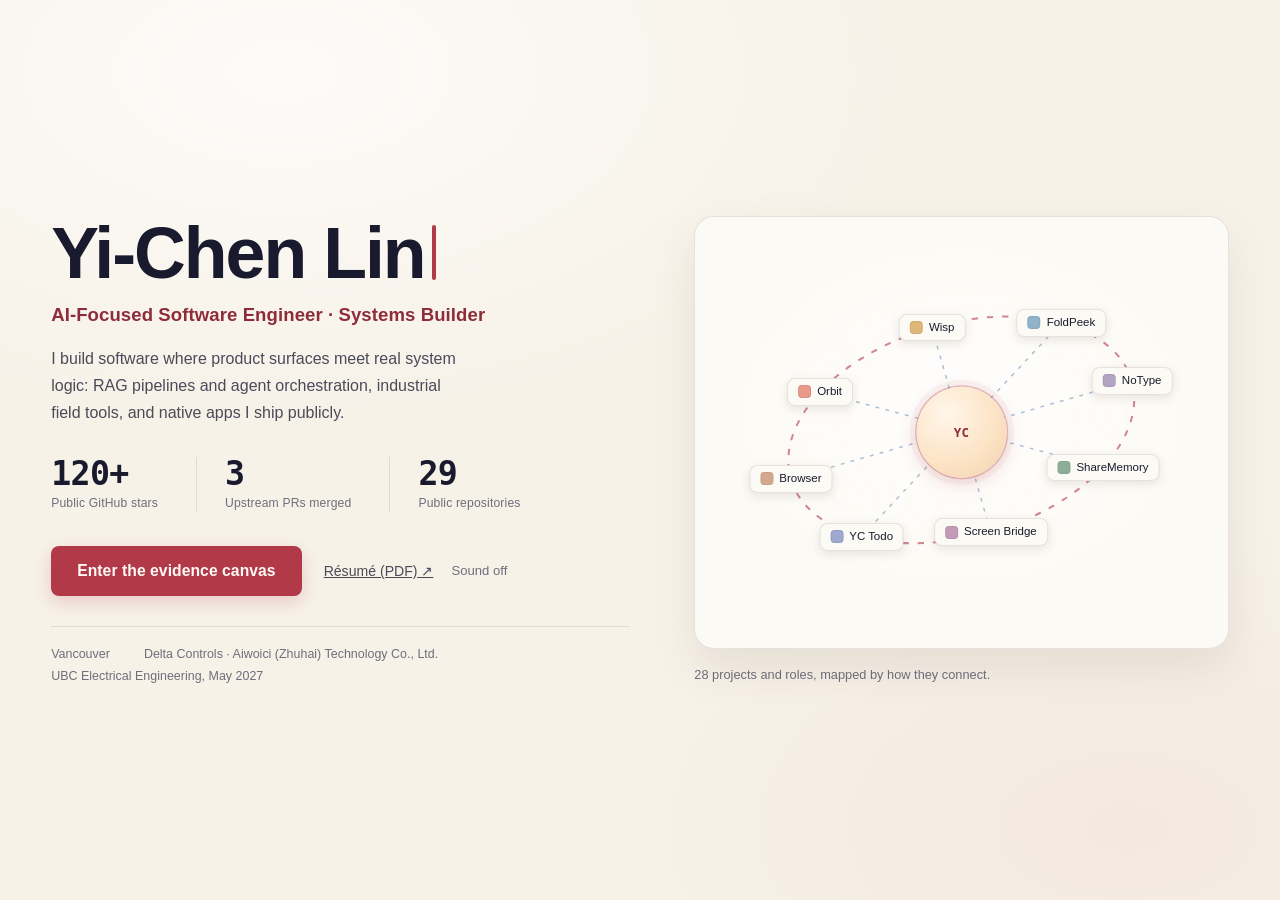
<file: index.html>
<!DOCTYPE html>
<html lang="en">
<head>
    <meta charset="UTF-8">
    <meta name="viewport" content="width=device-width, initial-scale=1.0">
    <meta name="description" content="Yi-Chen Lin is a Vancouver-based AI-focused software engineer building RAG pipelines, LangGraph agent orchestration, FastAPI services, industrial field software, and native macOS apps.">
    <meta name="theme-color" content="#faf8f5" media="(prefers-color-scheme: light)">
    <meta name="theme-color" content="#0d101b" media="(prefers-color-scheme: dark)">
    <meta name="referrer" content="strict-origin-when-cross-origin">
    <meta http-equiv="Content-Security-Policy" content="default-src 'self'; script-src 'self'; style-src 'self' 'unsafe-inline'; img-src 'self' data:; connect-src 'self'; font-src 'self' data:; object-src 'none'; base-uri 'self'; form-action 'self'">
    <meta property="og:type" content="website">
    <meta property="og:title" content="Yi-Chen Lin | AI-Focused Software Engineer">
    <meta property="og:description" content="A proof-first portfolio spanning RAG and agent infrastructure, industrial field software, native macOS apps, and open-source maintenance.">
    <meta property="og:url" content="https://ycl-2004.github.io/Profile/">
    <meta name="twitter:card" content="summary">
    <link rel="canonical" href="https://ycl-2004.github.io/Profile/">
    <link rel="icon" href="./assets/favicon.svg?v=orbit-blue" type="image/svg+xml">
    <title>Yi-Chen Lin | AI-Focused Software Engineer</title>
    <link rel="stylesheet" href="./assets/styles/base.css?v=deep-link">
    <link rel="stylesheet" href="./assets/styles/terminal.css?v=deep-link">
    <link rel="stylesheet" href="./assets/styles/layout.css?v=deep-link">
    <link rel="stylesheet" href="./assets/styles/cards.css?v=deep-link">
    <link rel="stylesheet" href="./assets/styles/connections.css?v=deep-link">
    <link rel="stylesheet" href="./assets/styles/modal.css?v=deep-link">
    <link rel="stylesheet" href="./assets/styles/system-breakdown.css?v=deep-link">
    <link rel="stylesheet" href="./assets/styles/controls.css?v=deep-link">
    <link rel="stylesheet" href="./assets/styles/views.css?v=deep-link">
    <link rel="stylesheet" href="./assets/styles/animations.css?v=deep-link">
    <link rel="stylesheet" href="./assets/styles/enhancements.css?v=deep-link">
</head>
<body data-theme="light" data-theme-preference="light">
    <div id="app-root"></div>
    <noscript>
        <main class="noscript-profile">
            <p>Yi-Chen Lin · AI-Focused Software Engineer · Vancouver</p>
            <h1>This portfolio works best with JavaScript, but the evidence is still reachable.</h1>
            <p>RAG pipelines, LangGraph agent orchestration, FastAPI services, industrial field software, native macOS apps, and open-source maintenance.</p>
            <p><a href="https://github.com/ycl-2004">GitHub</a> · <a href="https://www.linkedin.com/in/yichenlin-lyc/">LinkedIn</a> · <a href="mailto:yichen.lin.2004@gmail.com">Email</a></p>
        </main>
    </noscript>

    <script src="./assets/scripts/core/namespace.js?v=deep-link"></script>
    <script src="./assets/scripts/data/connections.js?v=deep-link"></script>
    <script src="./assets/scripts/data/modal-data.js?v=deep-link"></script>
    <script src="./assets/scripts/data/system-breakdowns.js?v=deep-link"></script>
    <script src="./assets/scripts/data/portfolio-items.js?v=deep-link"></script>
    <script src="./assets/scripts/templates/terminal.js?v=deep-link"></script>
    <script src="./assets/scripts/templates/top-bar.js?v=deep-link"></script>
    <script src="./assets/scripts/templates/sidebar.js?v=deep-link"></script>
    <script src="./assets/scripts/templates/connections-svg.js?v=deep-link"></script>
    <script src="./assets/scripts/templates/cards.js?v=deep-link"></script>
    <script src="./assets/scripts/templates/canvas-ui.js?v=deep-link"></script>
    <script src="./assets/scripts/templates/modal.js?v=deep-link"></script>
    <script src="./assets/scripts/core/render.js?v=deep-link"></script>
    <script src="./assets/scripts/core/state.js?v=deep-link"></script>
    <script src="./assets/scripts/core/dom.js?v=deep-link"></script>
    <script src="./assets/scripts/features/connections.js"></script>
    <script src="./assets/scripts/features/minimap.js"></script>
    <script src="./assets/scripts/features/terminal-entry.js?v=deep-link"></script>
    <script src="./assets/scripts/features/pan-zoom.js"></script>
    <script src="./assets/scripts/features/card-dragging.js"></script>
    <script src="./assets/scripts/features/layers.js"></script>
    <script src="./assets/scripts/features/system-breakdown.js?v=deep-link"></script>
    <script src="./assets/scripts/features/modal.js?v=deep-link"></script>
    <script src="./assets/scripts/features/deep-link.js?v=deep-link"></script>
    <script src="./assets/scripts/features/theme.js?v=deep-link"></script>
    <script src="./assets/scripts/features/preferences.js?v=deep-link"></script>
    <script src="./assets/scripts/features/layout.js?v=deep-link"></script>
    <script src="./assets/scripts/features/views.js?v=deep-link"></script>
    <script src="./assets/scripts/features/top-actions.js?v=deep-link"></script>
    <script src="./assets/scripts/features/profile-actions.js?v=deep-link"></script>
    <script src="./assets/scripts/features/init.js?v=deep-link"></script>
    <script src="./assets/vendor/gsap/gsap.min.js"></script>
    <script src="./assets/scripts/features/animations.js?v=deep-link"></script>
    <script src="./assets/scripts/features/canvas-tools.js?v=deep-link"></script>
    <script src="./assets/scripts/main.js?v=deep-link"></script>
</body>
</html>
</file>
<file: assets/styles/base.css>
:root {
    --bg: #faf8f5;
    --card-bg: rgba(255, 255, 255, 0.95);
    --card-border: rgba(42, 45, 68, 0.08);
    --text: #252837;
    /* Three distinct tiers, all clearing 4.5:1 on --bg. #969cad read at 2.5:1. */
    --text-secondary: #4e5468;
    --text-muted: #6a7183;
    --pink-light: #ffe4ec;
    --pink: #ff8fab;
    --pink-dark: #e85d8a;
    --cream: #fff5e6;
    --cream-dark: #ffd6a5;
    --lavender: #e8e0f0;
    --lavender-dark: #b8a9c9;
    --mint: #d4f5e0;
    --mint-dark: #7dd3a8;
    --sky: #d6eaf8;
    --sky-dark: #85c1e9;
    --peach: #fdebd0;
    --peach-dark: #f0b27a;
    --rose: #fadbd8;
    --rose-dark: #e74c3c;
    --orbit-ice: #bdf1ff;
    --orbit-blue: #8fb6ff;
    --orbit-ink: #172033;
    --connection-path: rgba(88, 102, 132, 0.34);
    --connection-primary: rgba(224, 91, 136, 0.62);
    --connection-secondary: rgba(92, 132, 184, 0.5);
    --connection-project: rgba(58, 155, 107, 0.5);
    --connection-outreach: rgba(190, 132, 74, 0.48);
    --connection-muted: 0.045;
    --shadow: 0 2px 16px rgba(0,0,0,0.05);
    --shadow-hover: 0 8px 32px rgba(0,0,0,0.1);
    --shadow-card: 0 4px 20px rgba(255, 143, 171, 0.08);
    --sidebar-w: 264px;

    /* --- Control system: one surface/hairline/elevation vocabulary for all chrome --- */
    --surface: rgba(255, 255, 255, 0.94);
    --surface-solid: #ffffff;
    --surface-sunken: rgba(37, 40, 55, 0.05);
    --surface-hover: rgba(37, 40, 55, 0.055);
    --surface-thumb: #ffffff;
    --hairline: rgba(37, 40, 55, 0.09);
    --hairline-soft: rgba(37, 40, 55, 0.06);
    --accent: #e85d8a;
    /* Accent text sitting on an accent tint needs more weight to clear 4.5:1. */
    --accent-strong: #c53b6d;
    --accent-soft: rgba(232, 93, 138, 0.1);
    --ring: rgba(232, 93, 138, 0.45);
    --elev-1: 0 1px 2px rgba(24, 28, 48, 0.05), 0 2px 8px rgba(24, 28, 48, 0.05);
    --elev-2: 0 6px 20px rgba(24, 28, 48, 0.09);
    --elev-3: 0 20px 52px rgba(24, 28, 48, 0.16);
    --r-xs: 6px;
    --r-sm: 8px;
    --r-md: 10px;
    --r-lg: 14px;
    --r-xl: 18px;
    --control-h: 34px;
    --control-h-sm: 28px;
}

* { margin: 0; padding: 0; box-sizing: border-box; }

body {
    font-family: -apple-system, BlinkMacSystemFont, 'Segoe UI', 'Noto Sans SC', sans-serif;
    background: var(--bg);
    overflow: hidden;
    width: 100vw;
    height: 100vh;
    user-select: none;
    transition: background-color 0.25s ease, color 0.25s ease;
    -webkit-font-smoothing: antialiased;
    text-rendering: optimizeLegibility;
}

::-webkit-scrollbar { width: 6px; }
::-webkit-scrollbar-track { background: transparent; }
::-webkit-scrollbar-thumb { background: rgba(0,0,0,0.1); border-radius: 3px; }
::-webkit-scrollbar-thumb:hover { background: rgba(0,0,0,0.2); }

body[data-theme='dark'] {
    --bg: #0d101b;
    --card-bg: rgba(24, 28, 43, 0.95);
    --card-border: rgba(234, 240, 255, 0.1);
    --text: #f3f5ff;
    --text-secondary: #c8cee2;
    --text-muted: #8f98ad;
    --pink-light: #432836;
    --pink: #ff9cbc;
    --pink-dark: #ff96be;
    --cream: #392c20;
    --cream-dark: #f0bd7f;
    --lavender: #2f2940;
    --lavender-dark: #c8bcf1;
    --mint: #1d332b;
    --mint-dark: #91dfb8;
    --sky: #1a2937;
    --sky-dark: #99ccf3;
    --peach: #35291d;
    --peach-dark: #f5bf8e;
    --rose: #3a2426;
    --rose-dark: #ff9b8f;
    --connection-path: rgba(154, 169, 205, 0.32);
    --connection-primary: rgba(255, 157, 194, 0.68);
    --connection-secondary: rgba(142, 185, 234, 0.5);
    --connection-project: rgba(132, 223, 184, 0.52);
    --connection-outreach: rgba(240, 190, 127, 0.48);
    --connection-muted: 0.055;
    --shadow: 0 12px 34px rgba(0, 0, 0, 0.26);
    --shadow-hover: 0 22px 48px rgba(0, 0, 0, 0.34);
    --shadow-card: 0 18px 40px rgba(0, 0, 0, 0.26);

    --surface: rgba(22, 27, 45, 0.92);
    --surface-solid: #161b2d;
    --surface-sunken: rgba(3, 6, 16, 0.34);
    --surface-hover: rgba(235, 240, 255, 0.06);
    --surface-thumb: rgba(235, 240, 255, 0.11);
    --hairline: rgba(235, 240, 255, 0.1);
    --hairline-soft: rgba(235, 240, 255, 0.06);
    --accent: #ff9cbc;
    --accent-strong: #ffa9c6;
    --accent-soft: rgba(255, 156, 188, 0.14);
    --ring: rgba(255, 156, 188, 0.5);
    --elev-1: 0 1px 2px rgba(0, 0, 0, 0.3), 0 2px 10px rgba(0, 0, 0, 0.22);
    --elev-2: 0 10px 26px rgba(0, 0, 0, 0.3);
    --elev-3: 0 26px 62px rgba(0, 0, 0, 0.44);
}

body[data-theme='dark'] #canvas-app {
    background:
        radial-gradient(circle at 22% 0%, rgba(255, 146, 188, 0.1), transparent 24%),
        radial-gradient(circle at 82% 20%, rgba(115, 178, 234, 0.07), transparent 28%),
        linear-gradient(180deg, #131827 0%, #0d101b 100%);
}

body[data-theme='dark'] #canvas-app::before {
    background-image: radial-gradient(rgba(148, 162, 198, 0.18) 1px, transparent 1px);
    opacity: 0.5;
}

body[data-theme='dark'] .top-bar,
body[data-theme='dark'] .sidebar,
body[data-theme='dark'] .minimap,
body[data-theme='dark'] .btn,
body[data-theme='dark'] .sidebar-toggle,
body[data-theme='dark'] .sidebar-close {
    background: rgba(18, 22, 40, 0.88);
    border-color: var(--hairline);
    box-shadow: var(--elev-2);
}

body[data-theme='dark'] .top-bar {
    background: rgba(15, 18, 34, 0.84);
}

body[data-theme='dark'] .sidebar {
    background: rgba(14, 18, 33, 0.82);
}

body[data-theme='dark'] .top-action-panel {
    background: linear-gradient(180deg, rgba(24, 30, 51, 0.99), rgba(15, 19, 34, 0.97));
    box-shadow: var(--elev-3), inset 0 1px rgba(255, 255, 255, 0.04);
}

body[data-theme='dark'] .btn-primary {
    background: linear-gradient(135deg, #ff8fab, #e85d8a);
    border: none;
    color: white;
    box-shadow: 0 14px 30px rgba(232, 93, 138, 0.24);
}

body[data-theme='dark'] .btn-avatar {
    background: linear-gradient(135deg, var(--orbit-ice), var(--orbit-blue));
    border-color: rgba(189, 241, 255, 0.18);
    color: var(--orbit-ink);
}

body[data-theme='dark'] .minimap {
    background: linear-gradient(180deg, rgba(24, 30, 51, 0.96), rgba(18, 23, 40, 0.92));
    box-shadow: inset 0 0 0 1px rgba(255, 255, 255, 0.05), 0 18px 34px rgba(0, 0, 0, 0.28);
}

body[data-theme='dark'] .layer-item:hover {
    background: rgba(255, 255, 255, 0.05);
}

body[data-theme='dark'] .layer-tone-blush { --tone-fill: rgba(255, 156, 188, 0.16); --tone-ink: #ffb3cc; }
body[data-theme='dark'] .layer-tone-amber { --tone-fill: rgba(240, 189, 127, 0.16); --tone-ink: #f0bd7f; }
body[data-theme='dark'] .layer-tone-lilac { --tone-fill: rgba(200, 188, 241, 0.16); --tone-ink: #c8bcf1; }
body[data-theme='dark'] .layer-tone-mint  { --tone-fill: rgba(145, 223, 184, 0.16); --tone-ink: #91dfb8; }
body[data-theme='dark'] .layer-tone-sky   { --tone-fill: rgba(153, 204, 243, 0.16); --tone-ink: #99ccf3; }

body[data-theme='dark'] .layer-item.active {
    background: linear-gradient(135deg, rgba(255, 143, 171, 0.18), rgba(184, 169, 201, 0.12));
    color: var(--text);
}

body[data-theme='dark'] .stat-block,
body[data-theme='dark'] .modal-link-list p {
    background: linear-gradient(180deg, rgba(255, 255, 255, 0.05), rgba(255, 255, 255, 0.03));
    border-color: rgba(255, 255, 255, 0.08);
}

body[data-theme='dark'] .quick-link-row {
    border-bottom-color: rgba(255, 255, 255, 0.08);
}

body[data-theme='dark'] .card-soft-quote {
    background: linear-gradient(135deg, rgba(58, 34, 52, 0.95), rgba(44, 35, 28, 0.92));
}

body[data-theme='dark'] .card-terminal-note,
body[data-theme='dark'] .sidebar-console-card {
    border-color: rgba(255, 255, 255, 0.08);
    box-shadow: 0 22px 44px rgba(0, 0, 0, 0.34);
}

body[data-theme='dark'] .section-tone-sky {
    background: linear-gradient(135deg, rgba(29, 48, 67, 0.92), rgba(22, 37, 52, 0.96));
}

body[data-theme='dark'] .section-tone-lilac {
    background: linear-gradient(135deg, rgba(44, 35, 61, 0.92), rgba(33, 28, 50, 0.96));
}

body[data-theme='dark'] .section-tone-peach {
    background: linear-gradient(135deg, rgba(58, 41, 28, 0.92), rgba(46, 34, 25, 0.96));
}

body[data-theme='dark'] .section-tone-blush {
    background: linear-gradient(135deg, rgba(64, 34, 48, 0.92), rgba(49, 29, 42, 0.96));
}

body[data-theme='dark'] .section-tone-blue {
    background: linear-gradient(135deg, rgba(28, 44, 68, 0.92), rgba(21, 35, 55, 0.96));
}

body[data-theme='dark'] .modal-overlay {
    background: rgba(3, 6, 16, 0.72);
}

body[data-theme='dark'] .modal {
    background: linear-gradient(180deg, rgba(18, 22, 40, 0.98), rgba(14, 18, 32, 0.96));
    border-color: rgba(255, 255, 255, 0.08);
    box-shadow: 0 28px 64px rgba(0, 0, 0, 0.42);
}

body[data-theme='dark'] .modal-header {
    border-bottom-color: rgba(255, 255, 255, 0.06);
    background: linear-gradient(135deg, rgba(18, 22, 40, 0.98), rgba(44, 33, 48, 0.82) 42%, rgba(33, 30, 52, 0.82));
}

body[data-theme='dark'] .modal[data-modal-variant='logic'] .modal-header {
    background:
        linear-gradient(135deg, rgba(255, 143, 171, 0.18), rgba(40, 58, 78, 0.72) 48%, rgba(29, 58, 46, 0.56)),
        rgba(18, 22, 40, 0.98);
}

body[data-theme='dark'] .modal-header::after {
    background: linear-gradient(90deg, rgba(255, 143, 171, 0.18), rgba(133, 193, 233, 0.18), rgba(184, 169, 201, 0.14));
}

body[data-theme='dark'] .modal-body {
    background: linear-gradient(180deg, rgba(18, 22, 40, 0.96), rgba(14, 18, 32, 0.92));
}

body[data-theme='dark'] .modal-section {
    background: linear-gradient(135deg, rgba(27, 32, 52, 0.97), var(--section-bg));
    border-color: var(--section-border);
    box-shadow: 0 16px 32px rgba(0, 0, 0, 0.22);
}

body[data-theme='dark'] .modal-section[data-tone='sky'] {
    --section-bg: rgba(29, 48, 67, 0.56);
    --section-border: rgba(133, 193, 233, 0.2);
    --section-accent: #8bbde0;
}

body[data-theme='dark'] .modal-section[data-tone='mint'] {
    --section-bg: rgba(29, 58, 46, 0.56);
    --section-border: rgba(125, 211, 168, 0.2);
    --section-accent: #86d6ad;
}

body[data-theme='dark'] .modal-section[data-tone='amber'] {
    --section-bg: rgba(62, 45, 27, 0.56);
    --section-border: rgba(240, 178, 122, 0.2);
    --section-accent: #f0bd7f;
}

body[data-theme='dark'] .modal-section[data-tone='blush'] {
    --section-bg: rgba(63, 34, 47, 0.58);
    --section-border: rgba(255, 143, 171, 0.22);
    --section-accent: #ff9cbc;
}

body[data-theme='dark'] .modal-section[data-tone='lilac'] {
    --section-bg: rgba(43, 35, 61, 0.6);
    --section-border: rgba(184, 169, 201, 0.22);
    --section-accent: #c8bcf1;
}

body[data-theme='dark'] .modal-section-title {
    border-color: rgba(255, 255, 255, 0.1);
    background: rgba(255, 255, 255, 0.055);
    box-shadow: none;
}

body[data-theme='dark'] .logic-snapshot,
body[data-theme='dark'] .logic-rule-grid div {
    background: rgba(255, 255, 255, 0.055);
    border-color: rgba(255, 255, 255, 0.08);
}

body[data-theme='dark'] .modal-section p strong,
body[data-theme='dark'] .modal-section li strong {
    box-shadow: inset 0 -0.45em 0 rgba(255, 143, 171, 0.16);
}

body[data-theme='dark'] .modal-link-list p,
body[data-theme='dark'] .modal-tags {
    background: linear-gradient(180deg, rgba(255, 255, 255, 0.045), rgba(255, 255, 255, 0.02));
    border-color: rgba(255, 255, 255, 0.08);
}

body[data-theme='dark'] .modal-stack-pill,
body[data-theme='dark'] .modal-tag,
body[data-theme='dark'] .project-tag {
    background:
        linear-gradient(180deg, rgba(255, 255, 255, 0.07), rgba(255, 255, 255, 0.02)),
        var(--tone-bg);
    box-shadow: none;
}

body[data-theme='dark'] .tag-tone-sky {
    --tone-bg: rgba(93, 178, 235, 0.16);
    --tone-border: rgba(115, 195, 248, 0.3);
    --tone-text: #aad8ff;
}

body[data-theme='dark'] .tag-tone-mint {
    --tone-bg: rgba(83, 198, 141, 0.16);
    --tone-border: rgba(125, 225, 178, 0.3);
    --tone-text: #9ee5bd;
}

body[data-theme='dark'] .tag-tone-amber {
    --tone-bg: rgba(231, 169, 92, 0.15);
    --tone-border: rgba(246, 196, 128, 0.3);
    --tone-text: #f4c887;
}

body[data-theme='dark'] .tag-tone-blush {
    --tone-bg: rgba(255, 143, 171, 0.14);
    --tone-border: rgba(255, 164, 198, 0.32);
    --tone-text: #ffb3cc;
}

body[data-theme='dark'] .tag-tone-lilac {
    --tone-bg: rgba(185, 160, 235, 0.15);
    --tone-border: rgba(205, 186, 255, 0.3);
    --tone-text: #d5c8ff;
}



body[data-theme='dark'] .timeline-dot {
    border-color: #181c2d;
}
</file>
<file: assets/styles/terminal.css>
/* =========================================================================
   Entry page  ·  Orbit paper
   -------------------------------------------------------------------------
   The entry used to be a dark terminal window with gradient type, sitting in
   front of a warm-white canvas. Two problems: the palette belonged to nobody,
   and stepping into the canvas felt like landing on a different site.

   This surface now speaks YC brand (wine #B23A48, denim #3B6EA5, ink #1A1A2E)
   through Orbit's material (ivory #F7F2E8 paper, dusk #2B1C1A at night). The
   ground is the same family as the canvas behind it, so entering reads as
   walking further into one room rather than switching buildings.

   Two radii on this page, no third: 8px for controls, 20px for panels.
   One accent, wine, on every action. Denim carries system meaning only, and
   the orbit node palette is borrowed straight from the canvas tones it is
   previewing.
   ========================================================================= */

#terminal-entry {
    /* Surfaces: Orbit ivory ground, a slightly brighter face for the panel. */
    --e-paper: #F7F2E8;
    --e-surface: #FCFAF4;

    /* Ink: YC neutrals, warm-tinted. */
    --e-ink: #1A1A2E;
    --e-ink-muted: #4A4A5A;
    --e-ink-faint: #6E6E7C;

    /* The one accent. Every action on this page is wine. */
    --e-wine: #B23A48;
    --e-wine-deep: #8E2C3A;
    --e-wine-fill: #B23A48;
    --e-wine-hover: #8E2C3A;
    --e-wine-wash: rgba(178, 58, 72, 0.09);
    --e-on-wine: #FFF9F6;

    /* System colour. Structure and connection only, never an action. */
    --e-denim: #3B6EA5;

    --e-line: rgba(26, 26, 46, 0.10);
    --e-shadow-panel: 0 18px 44px rgba(93, 62, 52, 0.10);
    --e-shadow-lift: 0 10px 24px rgba(142, 44, 58, 0.20);

    /* Orbit's icon palette, reused for the canvas nodes. */
    --e-node-1: #E89987;
    --e-node-2: #DFB877;
    --e-node-3: #8FB4C9;
    --e-node-4: #B4A4C4;
    --e-node-5: #8FAE97;
    --e-node-6: #C59AB5;
    --e-node-7: #9FA8CE;
    --e-node-8: #D2A98F;

    --e-radius-control: 8px;
    --e-radius-panel: 20px;

    position: fixed;
    inset: 0;
    z-index: 10000;
    display: flex;
    align-items: center;
    justify-content: center;
    padding: clamp(20px, 4vw, 56px);
    overflow: auto;
    color: var(--e-ink);
    font-family: -apple-system, BlinkMacSystemFont, 'Segoe UI', 'Noto Sans SC', sans-serif;
    background: var(--e-paper);
    transition: opacity 0.55s ease, visibility 0.55s ease;
    -webkit-overflow-scrolling: touch;
}

/* Paper tooth. Warm, almost invisible, and fixed so it never repaints on
   scroll (a full-bleed noise layer over a scrolling container is a reliable
   way to lose frames on mobile). */
#terminal-entry::before {
    content: '';
    position: fixed;
    inset: 0;
    pointer-events: none;
    background:
        radial-gradient(ellipse 70% 55% at 22% 8%, rgba(255, 255, 255, 0.72), transparent 70%),
        radial-gradient(ellipse 60% 50% at 88% 92%, rgba(178, 58, 72, 0.05), transparent 72%);
}

#terminal-entry.hidden {
    opacity: 0;
    visibility: hidden;
    pointer-events: none;
}

.entry-stage {
    position: relative;
    z-index: 1;
    width: 100%;
    max-width: 1180px;
    display: grid;
    /* Asymmetric on purpose. The reading column leads, the map answers. */
    grid-template-columns: minmax(0, 1.04fr) minmax(320px, 0.96fr);
    gap: clamp(32px, 5vw, 76px);
    align-items: center;
}

/* -------------------------------------------------------------------------
   Reading column
   ------------------------------------------------------------------------- */

.entry-lede {
    min-width: 0;
}

.terminal-line {
    opacity: 0;
    transform: translateY(12px);
    animation: entryRise 0.66s cubic-bezier(0.22, 0.61, 0.36, 1) forwards;
}

.entry-name {
    margin: 0;
    font-size: clamp(2.9rem, 5.6vw, 4.5rem);
    line-height: 1.02;
    font-weight: 680;
    letter-spacing: -0.028em;
    color: var(--e-ink);
}

/* The one thing worth keeping from the terminal: a caret. It marks which
   block the arrow keys are on, so it earns its place as a nav affordance
   rather than decoration. */
.entry-caret {
    display: inline-block;
    width: 0.055em;
    height: 0.78em;
    margin-left: 0.1em;
    vertical-align: -0.03em;
    border-radius: 2px;
    background: var(--e-wine);
    opacity: 0;
}

.entry-role {
    margin: 14px 0 0;
    font-size: clamp(1rem, 1.5vw, 1.16rem);
    font-weight: 560;
    letter-spacing: 0.005em;
    color: var(--e-wine-deep);
}

.entry-text {
    margin: 20px 0 0;
    max-width: 46ch;
    font-size: clamp(0.98rem, 1.25vw, 1.08rem);
    line-height: 1.68;
    color: var(--e-ink-muted);
}

/* Proof strip. Numbers are data, so they are the only monospace on the page.
   No cards: a hairline between columns is enough separation. */
.entry-proof {
    margin: 30px 0 0;
    display: grid;
    grid-template-columns: repeat(3, minmax(0, auto));
    justify-content: start;
    gap: clamp(20px, 3vw, 38px);
}

.entry-proof-item {
    display: flex;
    flex-direction: column-reverse;
    gap: 5px;
    padding-left: clamp(16px, 2.4vw, 28px);
    border-left: 1px solid var(--e-line);
}

.entry-proof-item:first-child {
    padding-left: 0;
    border-left: 0;
}

.entry-proof dd {
    margin: 0;
    font-family: ui-monospace, SFMono-Regular, 'JetBrains Mono', Menlo, monospace;
    font-size: clamp(1.7rem, 2.6vw, 2.15rem);
    font-weight: 550;
    line-height: 1;
    letter-spacing: -0.02em;
    font-variant-numeric: tabular-nums;
    color: var(--e-ink);
}

.entry-proof dt {
    font-size: 0.76rem;
    line-height: 1.35;
    letter-spacing: 0.012em;
    color: var(--e-ink-faint);
}

/* -------------------------------------------------------------------------
   Actions
   ------------------------------------------------------------------------- */

.entry-actions {
    margin: 34px 0 0;
    display: flex;
    flex-wrap: wrap;
    align-items: center;
    gap: 14px 22px;
}

.entry-cta {
    flex: 0 0 auto;
    min-height: 50px;
    padding: 0 26px;
    border: 0;
    border-radius: var(--e-radius-control);
    background: var(--e-wine-fill);
    color: var(--e-on-wine);
    font: inherit;
    font-size: 0.98rem;
    font-weight: 560;
    letter-spacing: 0.004em;
    white-space: nowrap;
    cursor: pointer;
    box-shadow: 0 6px 18px rgba(178, 58, 72, 0.22);
    transition: transform 0.18s cubic-bezier(0.22, 0.61, 0.36, 1),
                background-color 0.18s ease,
                box-shadow 0.18s ease;
}

.entry-cta:hover {
    transform: translateY(-2px);
    background: var(--e-wine-hover);
    box-shadow: var(--e-shadow-lift);
}

.entry-cta:active {
    transform: translateY(0) scale(0.985);
    box-shadow: 0 4px 12px rgba(178, 58, 72, 0.2);
}

.entry-cta:disabled {
    cursor: default;
    transform: none;
    opacity: 0.72;
    box-shadow: none;
}

.entry-actions-minor {
    display: flex;
    flex-wrap: wrap;
    align-items: center;
    gap: 18px;
}

.entry-link {
    padding: 4px 0;
    border: 0;
    background: none;
    color: var(--e-ink-muted);
    font: inherit;
    font-size: 0.88rem;
    cursor: pointer;
    position: relative;
    transition: color 0.18s ease;
}

.entry-link::after {
    content: '';
    position: absolute;
    left: 0;
    right: 0;
    bottom: 0;
    height: 1px;
    background: currentColor;
    transform: scaleX(0);
    transform-origin: left;
    transition: transform 0.22s cubic-bezier(0.22, 0.61, 0.36, 1);
}

.entry-link:hover {
    color: var(--e-wine);
}

.entry-link:hover::after {
    transform: scaleX(1);
}

.entry-link--quiet {
    color: var(--e-ink-faint);
    font-size: 0.82rem;
}

#terminal-entry :is(a, button, [tabindex]):focus-visible {
    outline: 2px solid var(--e-wine);
    outline-offset: 3px;
    border-radius: var(--e-radius-control);
}

/* Location and status. Separated by space, not by punctuation. */
.entry-meta {
    margin: 30px 0 0;
    padding-top: 20px;
    border-top: 1px solid var(--e-line);
    display: flex;
    flex-wrap: wrap;
    gap: 8px clamp(20px, 3vw, 34px);
    font-size: 0.78rem;
    color: var(--e-ink-faint);
}

/* -------------------------------------------------------------------------
   Canvas preview
   -------------------------------------------------------------------------
   Not a screenshot and not an illustration: real portfolio records, laid out
   on the same ring Orbit's app icon uses, in the tones the canvas actually
   paints those cards with. Hovering a node is a rehearsal of the canvas.
   ------------------------------------------------------------------------- */

.entry-preview {
    min-width: 0;
}

.entry-orbit {
    position: relative;
    width: 100%;
    aspect-ratio: 420 / 340;
    border-radius: var(--e-radius-panel);
    border: 1px solid var(--e-line);
    background:
        radial-gradient(ellipse 62% 58% at 50% 46%, rgba(255, 255, 255, 0.9), transparent 74%),
        var(--e-surface);
    box-shadow: var(--e-shadow-panel);
    overflow: hidden;
}

.entry-orbit-svg {
    position: absolute;
    inset: 0;
    width: 100%;
    height: 100%;
}

.entry-orbit-ring {
    fill: none;
    stroke: var(--e-wine);
    stroke-width: 1.6;
    stroke-dasharray: 5 7;
    opacity: 0.6;
}

.entry-orbit-link {
    stroke: var(--e-denim);
    stroke-width: 1.2;
    stroke-dasharray: 3 5;
    opacity: 0.42;
    transition: opacity 0.22s ease, stroke-width 0.22s ease;
}

.entry-orbit-link.is-lit {
    stroke: var(--e-wine);
    stroke-width: 1.8;
    opacity: 0.85;
}

/* Hub. Orbit paints its centre warmer and brighter than the accent, because a
   hub painted in the accent reads as one more node instead of the light the
   scene is lit by. */
.entry-orbit-hub {
    position: absolute;
    left: 50%;
    top: 50%;
    width: 17%;
    aspect-ratio: 1;
    transform: translate(-50%, -50%);
    display: flex;
    align-items: center;
    justify-content: center;
    border-radius: 50%;
    background: radial-gradient(circle at 34% 30%, #FFF6EA, #FCE3C4 58%, #F2D0AC);
    box-shadow:
        0 0 0 1.5px rgba(178, 58, 72, 0.3),
        0 0 0 7px rgba(178, 58, 72, 0.05),
        0 5px 20px rgba(178, 58, 72, 0.2);
    font-family: ui-monospace, SFMono-Regular, 'JetBrains Mono', Menlo, monospace;
    font-size: clamp(0.62rem, 1.1vw, 0.78rem);
    font-weight: 600;
    letter-spacing: 0.03em;
    color: var(--e-wine-deep);
    z-index: 2;
    animation: hubBreathe 4s ease-in-out infinite;
}

.entry-orbit-hub::before {
    content: '';
    position: absolute;
    inset: -6px;
    border-radius: 50%;
    border: 1.5px solid rgba(178, 58, 72, 0.28);
    opacity: 0;
    pointer-events: none;
    animation: hubPulseRipple 3.6s cubic-bezier(0.16, 0.8, 0.2, 1) infinite;
}

@keyframes hubBreathe {
    0%, 100% {
        transform: translate(-50%, -50%) scale(1);
        box-shadow:
            0 0 0 1.5px rgba(178, 58, 72, 0.3),
            0 0 0 7px rgba(178, 58, 72, 0.05),
            0 5px 20px rgba(178, 58, 72, 0.2);
    }
    50% {
        transform: translate(-50%, -50%) scale(1.04);
        box-shadow:
            0 0 0 2px rgba(178, 58, 72, 0.42),
            0 0 0 10px rgba(178, 58, 72, 0.08),
            0 8px 24px rgba(178, 58, 72, 0.26);
    }
}

@keyframes hubPulseRipple {
    0% {
        transform: scale(0.9);
        opacity: 0.75;
    }
    100% {
        transform: scale(2.3);
        opacity: 0;
    }
}

/* A node is a card, not a swatch. The canvas is made of titled cards joined by
   lines, so a preview built from coloured squares previews nothing: it reads
   as decoration and tells a visitor nothing about what is behind the door.
   The tone square survives as the card's marker, which is also what carries
   Orbit's icon palette onto the page. */
.entry-orbit-node {
    position: absolute;
    transform: translate(-50%, -50%);
    display: inline-flex;
    align-items: center;
    gap: 6px;
    max-width: 34%;
    padding: 6px 10px;
    border: 1px solid var(--e-line);
    border-radius: var(--e-radius-control);
    background: var(--e-surface);
    box-shadow: 0 3px 10px rgba(93, 62, 52, 0.13);
    font: inherit;
    cursor: pointer;
    z-index: 3;
    animation: orbitNodeFloat 5.6s ease-in-out infinite;
    transition: transform 0.24s cubic-bezier(0.22, 0.61, 0.36, 1),
                box-shadow 0.24s ease,
                border-color 0.24s ease;
}

.entry-orbit-node:nth-of-type(2) { animation-delay: -0.9s; animation-duration: 6.2s; }
.entry-orbit-node:nth-of-type(3) { animation-delay: -1.8s; animation-duration: 5.4s; }
.entry-orbit-node:nth-of-type(4) { animation-delay: -2.7s; animation-duration: 6.6s; }
.entry-orbit-node:nth-of-type(5) { animation-delay: -3.6s; animation-duration: 5.8s; }
.entry-orbit-node:nth-of-type(6) { animation-delay: -4.5s; animation-duration: 6.4s; }

@keyframes orbitNodeFloat {
    0%, 100% {
        transform: translate(-50%, -50%) translateY(0);
    }
    50% {
        transform: translate(-50%, -50%) translateY(-4px);
    }
}

.entry-orbit-node:hover,
.entry-orbit-node:focus-visible {
    animation-play-state: paused;
    transform: translate(-50%, -50%) translateY(-5px) scale(1.04);
    border-color: rgba(178, 58, 72, 0.38);
    box-shadow: 0 12px 26px rgba(93, 62, 52, 0.2), 0 0 0 3px rgba(178, 58, 72, 0.08);
}

.entry-orbit-dot {
    flex: 0 0 auto;
    width: 13px;
    height: 13px;
    border-radius: 4px;
    background: var(--node-tone);
    box-shadow: inset 0 0 0 1px rgba(26, 26, 46, 0.08);
    transition: transform 0.2s ease;
}

.entry-orbit-node:hover .entry-orbit-dot {
    transform: scale(1.15);
}

.entry-orbit-title {
    font-size: 0.72rem;
    font-weight: 530;
    line-height: 1.2;
    letter-spacing: -0.002em;
    white-space: nowrap;
    color: var(--e-ink);
}

.entry-preview-caption {
    margin: 16px 0 0;
    font-size: 0.8rem;
    line-height: 1.5;
    color: var(--e-ink-faint);
}

/* -------------------------------------------------------------------------
   Keyboard navigation
   -------------------------------------------------------------------------
   Arrow keys walk the entry blocks. The marker has to be legible without
   being another card, so it is a wine rule in the left margin.
   ------------------------------------------------------------------------- */

.terminal-nav-target {
    position: relative;
    transition: transform 0.22s cubic-bezier(0.22, 0.61, 0.36, 1);
}

/* The name already shows its nav state through the caret, so it does not also
   take a rule: two wine verticals around one heading read as decoration. */
.entry-lede .terminal-nav-target:not(.entry-name)::before {
    content: '';
    position: absolute;
    left: -18px;
    top: 0.16em;
    bottom: 0.16em;
    width: 2px;
    border-radius: 2px;
    background: var(--e-wine);
    opacity: 0;
    transform: scaleY(0.4);
    transform-origin: center;
    transition: opacity 0.22s ease, transform 0.22s ease;
}

.entry-lede .terminal-nav-target:not(.entry-name).is-active::before {
    opacity: 1;
    transform: scaleY(1);
}

.entry-preview.terminal-nav-target.is-active .entry-orbit {
    border-color: rgba(178, 58, 72, 0.4);
    box-shadow: var(--e-shadow-panel), 0 0 0 3px var(--e-wine-wash);
}

.terminal-nav-target:not(.is-active) .terminal-nav-cursor {
    opacity: 0;
    animation: none;
}

.terminal-nav-target.is-active .terminal-nav-cursor {
    opacity: 1;
    animation: entryBlink 1.1s step-end infinite;
}

/* -------------------------------------------------------------------------
   Launch state
   -------------------------------------------------------------------------
   The old entry charged a fake battery for 720ms before letting anyone in.
   What is left is a thin honest progress rule, shown only while loading.
   ------------------------------------------------------------------------- */

.entry-launch-status {
    position: absolute;
    left: 50%;
    bottom: clamp(22px, 4vh, 44px);
    transform: translateX(-50%);
    z-index: 2;
    display: flex;
    align-items: center;
    gap: 12px;
    width: min(340px, calc(100% - 48px));
    font-family: ui-monospace, SFMono-Regular, 'JetBrains Mono', Menlo, monospace;
    font-size: 0.7rem;
    letter-spacing: 0.06em;
    color: var(--e-ink-faint);
    opacity: 0;
    pointer-events: none;
    transition: opacity 0.2s ease;
}

#terminal-entry.is-launching .entry-launch-status {
    opacity: 1;
}

.entry-launch-track {
    flex: 1;
    height: 2px;
    border-radius: 2px;
    background: var(--e-line);
    overflow: hidden;
}

.entry-launch-fill {
    display: block;
    width: 0;
    height: 100%;
    border-radius: 2px;
    background: var(--e-wine);
    transition: width 0.12s linear;
}

.entry-launch-value {
    font-variant-numeric: tabular-nums;
}

#terminal-entry.is-launching .entry-stage {
    transform: scale(0.988);
    opacity: 0.55;
    transition: transform 0.42s cubic-bezier(0.22, 0.61, 0.36, 1), opacity 0.42s ease;
}

@keyframes entryRise {
    to {
        opacity: 1;
        transform: translateY(0);
    }
}

@keyframes entryBlink {
    50% { opacity: 0; }
}

/* -------------------------------------------------------------------------
   Night. Orbit's dusk, not a neutral black: dimming a warm ground with grey
   drains its hue before its luminance and the page just looks faded.
   ------------------------------------------------------------------------- */

body[data-theme='dark'] #terminal-entry {
    --e-paper: #2B1C1A;
    --e-surface: #382724;
    --e-ink: #F7F2E8;
    --e-ink-muted: #DCCCC4;
    --e-ink-faint: #AC978F;
    --e-wine: #D28D95;
    --e-wine-deep: #E4A6AC;
    --e-wine-wash: rgba(210, 141, 149, 0.16);
    --e-wine-fill: #B23A48;
    --e-wine-hover: #C4485A;
    --e-on-wine: #FFF9F6;
    --e-denim: #9DBDE0;
    --e-line: rgba(247, 242, 232, 0.13);
    --e-shadow-panel: 0 20px 48px rgba(0, 0, 0, 0.34);
    --e-shadow-lift: 0 12px 28px rgba(0, 0, 0, 0.42);
}

body[data-theme='dark'] #terminal-entry::before {
    background:
        radial-gradient(ellipse 70% 55% at 22% 8%, rgba(255, 237, 212, 0.06), transparent 70%),
        radial-gradient(ellipse 60% 50% at 88% 92%, rgba(210, 141, 149, 0.07), transparent 72%);
}

body[data-theme='dark'] .entry-cta {
    box-shadow: 0 6px 18px rgba(0, 0, 0, 0.34);
}

body[data-theme='dark'] .entry-orbit {
    background:
        radial-gradient(ellipse 62% 58% at 50% 46%, rgba(255, 237, 212, 0.07), transparent 74%),
        var(--e-surface);
}

body[data-theme='dark'] .entry-orbit-node {
    border-color: rgba(0, 0, 0, 0.22);
}

/* The hub keeps its warm, near-white face in both themes because it is the
   light in the scene, so its glyph has to darken rather than lift with the
   rest of the ink. */
body[data-theme='dark'] .entry-orbit-hub {
    color: #8E2C3A;
}

/* -------------------------------------------------------------------------
   Responsive. The map is the second thing to go, not the first: below the
   reading column it still previews the canvas, and only under 620px does the
   page become a single narrow read.
   ------------------------------------------------------------------------- */

@media (max-width: 1024px) {
    #terminal-entry {
        align-items: flex-start;
        padding: clamp(28px, 6vw, 48px) clamp(20px, 5vw, 40px) 96px;
    }

    .entry-stage {
        grid-template-columns: minmax(0, 1fr);
        gap: 40px;
        max-width: 640px;
        margin-inline: auto;
    }

    .entry-preview {
        max-width: 460px;
    }

    .entry-lede .terminal-nav-target:not(.entry-name)::before {
        left: -14px;
    }
}

@media (max-width: 620px) {
    #terminal-entry {
        padding: 26px 20px 88px;
    }

    .entry-name {
        font-size: clamp(2.4rem, 12vw, 3rem);
    }

    .entry-text {
        margin-top: 16px;
    }

    .entry-proof {
        margin-top: 26px;
        gap: 16px;
    }

    .entry-proof-item {
        padding-left: 14px;
    }

    .entry-proof dt {
        font-size: 0.7rem;
    }

    .entry-actions {
        margin-top: 28px;
        gap: 16px;
    }

    .entry-cta {
        width: 100%;
        padding: 0 18px;
    }

    .entry-actions-minor {
        width: 100%;
        justify-content: space-between;
        gap: 12px;
    }

    .entry-meta {
        gap: 6px 18px;
        font-size: 0.74rem;
    }

    .entry-lede .terminal-nav-target:not(.entry-name)::before {
        left: -12px;
    }

    .entry-orbit-node {
        gap: 5px;
        padding: 5px 8px;
    }

    .entry-orbit-dot {
        width: 11px;
        height: 11px;
        border-radius: 3px;
    }

    .entry-orbit-title {
        font-size: 0.66rem;
    }
}

@media (max-width: 400px) {
    .entry-orbit-node {
        padding: 4px 7px;
    }

    .entry-orbit-title {
        font-size: 0.6rem;
    }

    .entry-proof {
        gap: 12px;
    }

    .entry-proof-item {
        padding-left: 11px;
    }
}

/* Very short viewports: the map is decoration once the reading column cannot
   fit, so it goes rather than pushing the CTA below the fold. */
@media (max-height: 560px) and (min-width: 1025px) {
    .entry-preview {
        display: none;
    }

    .entry-stage {
        grid-template-columns: minmax(0, 1fr);
        max-width: 760px;
    }
}

@media (prefers-reduced-motion: reduce) {
    .terminal-line {
        animation: none;
        opacity: 1;
        transform: none;
    }

    .terminal-nav-target.is-active .terminal-nav-cursor {
        animation: none;
        opacity: 1;
    }

    .entry-cta,
    .entry-link::after,
    .entry-orbit-node,
    .entry-orbit-link,
    .entry-orbit-label,
    #terminal-entry.is-launching .entry-stage {
        transition: none;
    }

    .entry-cta:hover,
    .entry-orbit-node:hover,
    .entry-orbit-node:focus-visible {
        transform: translateY(0);
    }

    .entry-orbit-node:hover,
    .entry-orbit-node:focus-visible {
        transform: translate(-50%, -50%);
    }
}
</file>
<file: assets/styles/layout.css>
#canvas-app {
    width: 100vw;
    height: 100vh;
    position: relative;
    overflow: hidden;
    background:
        radial-gradient(circle at top, rgba(255, 193, 214, 0.18), transparent 26%),
        linear-gradient(180deg, #fcfbf8 0%, #f9f7f4 100%);
}

#canvas-app::before {
    content: '';
    position: absolute;
    inset: 0;
    background-image: radial-gradient(rgba(255, 181, 205, 0.32) 1px, transparent 1px);
    background-size: 22px 22px;
    pointer-events: none;
    z-index: 0;
    opacity: 0.7;
}

#canvas-viewport {
    position: absolute;
    inset: 0;
    transform-origin: 0 0;
    z-index: 1;
}

.top-bar {
    position: fixed;
    top: 0;
    left: 0;
    right: 0;
    height: 76px;
    background: rgba(255, 255, 255, 0.9);
    backdrop-filter: blur(20px);
    border-bottom: 1px solid rgba(0, 0, 0, 0.06);
    display: flex;
    align-items: center;
    padding: 0 24px;
    z-index: 1000;
    gap: 14px;
    box-shadow: 0 10px 34px rgba(255, 143, 171, 0.04);
}

.sidebar-toggle {
    width: 38px;
    height: 38px;
    border-radius: 12px;
    border: 1px solid rgba(0, 0, 0, 0.08);
    background: rgba(255, 255, 255, 0.78);
    color: var(--text-secondary);
    cursor: pointer;
    display: none;
    align-items: center;
    justify-content: center;
    transition: all 0.2s ease;
    font-size: 16px;
}

.sidebar-toggle:hover {
    background: white;
    border-color: rgba(255, 143, 171, 0.35);
    color: var(--pink-dark);
}

.logo {
    display: flex;
    align-items: center;
    gap: 12px;
    min-width: 0;
}

.logo-icon {
    position: relative;
    width: 42px;
    height: 42px;
    overflow: hidden;
    background: linear-gradient(135deg, #d8f7ff, var(--orbit-ice) 48%, var(--orbit-blue));
    border-radius: 14px;
    display: flex;
    align-items: center;
    justify-content: center;
    font-weight: 800;
    color: var(--orbit-ink);
    font-size: 16px;
    box-shadow: 0 9px 24px rgba(103, 157, 225, 0.24), inset 0 0 0 1px rgba(255, 255, 255, 0.44);
    flex-shrink: 0;
}

.logo-icon::before {
    content: '';
    position: absolute;
    width: 31px;
    height: 12px;
    border: 1px solid rgba(23, 32, 51, 0.28);
    border-radius: 50%;
    transform: rotate(-24deg);
}

.logo-icon::after {
    content: '';
    position: absolute;
    top: 8px;
    right: 6px;
    width: 4px;
    height: 4px;
    border-radius: 50%;
    background: var(--orbit-ink);
    box-shadow: 0 0 0 2px rgba(255, 255, 255, 0.38);
}

.logo-icon span {
    position: relative;
    z-index: 1;
}

.logo-copy {
    display: flex;
    flex-direction: column;
    min-width: 0;
}

.logo-title {
    font-size: 15px;
    font-weight: 700;
    color: var(--text);
    line-height: 1.1;
}

.logo-subtitle {
    margin-top: 4px;
    font-size: 12px;
    color: var(--text-muted);
    line-height: 1.2;
}

.top-actions {
    display: flex;
    /* Utilities cluster tight; the primary action and the avatar get real air. */
    gap: 10px;
    margin-left: auto;
    position: relative;
    align-items: center;
}

.top-action-utils {
    display: flex;
    align-items: center;
    gap: 2px;
    margin-right: 4px;
}

.btn {
    display: inline-flex;
    align-items: center;
    justify-content: center;
    height: 36px;
    padding: 0 15px;
    border-radius: var(--r-md);
    border: none;
    background: transparent;
    color: var(--text-secondary);
    font-size: 13px;
    cursor: pointer;
    transition: background 0.18s ease, color 0.18s ease, box-shadow 0.18s ease;
    font-family: inherit;
    font-weight: 600;
}

.btn:hover {
    background: var(--surface-hover);
    color: var(--text);
}

.btn:focus-visible,
.top-panel-close:focus-visible {
    outline: 2px solid var(--ring);
    outline-offset: 3px;
}

.btn-primary {
    background: linear-gradient(135deg, #ff8fab, #e85d8a);
    color: white;
    box-shadow: 0 6px 16px rgba(232, 93, 138, 0.24);
}

.btn-primary:hover {
    color: white;
    background: linear-gradient(135deg, #ef7b9b, #d95984);
    box-shadow: 0 8px 20px rgba(232, 93, 138, 0.3);
}

.btn-avatar {
    padding: 0;
    width: 32px;
    height: 32px;
    border-radius: 50%;
    font-size: 11.5px;
    font-weight: 700;
    letter-spacing: 0.02em;
    background: linear-gradient(135deg, #d8f7ff, var(--orbit-ice) 44%, var(--orbit-blue));
    color: var(--orbit-ink);
    box-shadow: 0 4px 12px rgba(103, 157, 225, 0.24);
    line-height: 1;
}

.btn-avatar:hover {
    background: linear-gradient(135deg, #cdf3ff, var(--orbit-ice) 40%, #7fa9f7);
    color: var(--orbit-ink);
}

.btn-icon {
    padding: 0;
    width: 32px;
    height: 32px;
    font-size: 16px;
}

.audio-pulse,
.settings-glyph {
    width: 20px;
    height: 20px;
}

.audio-pulse svg,
.settings-glyph,
.ui-icon {
    display: block;
    width: 100%;
    height: 100%;
    fill: none;
    stroke: currentColor;
    stroke-width: 1.8;
    stroke-linecap: round;
    stroke-linejoin: round;
}

.audio-pulse svg {
    transition: opacity 0.18s ease, transform 0.18s ease;
}

.audio-pulse[data-state='off'] svg {
    opacity: 0.85;
    transform: scaleY(0.55);
}

.audio-pulse[data-state='on'] svg {
    opacity: 1;
    transform: scaleY(1);
}

.icon-fill {
    fill: currentColor;
    stroke: none;
}

.top-actions .btn[aria-expanded='true'] {
    background: var(--accent-soft);
    color: var(--accent-strong);
}

.top-actions .btn-primary[aria-expanded='true'] {
    background: linear-gradient(135deg, #ef7b9b, #d95984);
    color: white;
}

.top-action-popovers {
    position: absolute;
    top: calc(100% + 10px);
    right: 0;
    z-index: 1250;
    pointer-events: none;
}

/* One card, then flat content inside it. No boxes nested in boxes. */
.top-action-panel {
    width: min(330px, calc(100vw - 24px));
    max-height: calc(100dvh - 104px);
    padding: 16px 16px 14px;
    overflow-y: auto;
    overscroll-behavior: contain;
    border: 1px solid var(--hairline);
    border-radius: var(--r-xl);
    background: var(--surface-solid);
    box-shadow: var(--elev-3);
    color: var(--text);
    pointer-events: auto;
    scrollbar-gutter: stable;
    animation: top-panel-in 0.18s cubic-bezier(0.22, 1, 0.36, 1);
}

.top-panel-header {
    display: flex;
    align-items: flex-start;
    justify-content: space-between;
    gap: 14px;
}

.top-action-panel h2 {
    margin: 3px 0 0;
    color: var(--text);
    font-size: 16px;
    font-weight: 700;
    line-height: 1.2;
    letter-spacing: -0.02em;
}

.top-action-panel p {
    margin: 0;
    color: var(--text-secondary);
    font-size: 12.5px;
    line-height: 1.55;
}

.top-panel-kicker {
    color: var(--accent-strong);
    font-size: 9.5px;
    font-weight: 800;
    letter-spacing: 0.13em;
    text-transform: uppercase;
}

.top-panel-close {
    display: inline-flex;
    align-items: center;
    justify-content: center;
    flex: 0 0 auto;
    width: 26px;
    height: 26px;
    border: none;
    border-radius: var(--r-sm);
    background: transparent;
    color: var(--text-secondary);
    font: inherit;
    line-height: 1;
    cursor: pointer;
    transition: background 0.16s ease, color 0.16s ease;
}

.top-panel-close:hover {
    background: var(--surface-hover);
    color: var(--text);
}

.top-panel-close .ui-icon {
    width: 14px;
    height: 14px;
}

/* The share link, shown the way the site's own terminal shows things. */
.share-url {
    display: flex;
    align-items: center;
    gap: 0;
    margin-top: 14px;
    padding: 5px 5px 5px 11px;
    border-radius: var(--r-md);
    background: var(--surface-sunken);
    font-family: ui-monospace, SFMono-Regular, 'SF Mono', Menlo, monospace;
    font-size: 11.5px;
    line-height: 1;
}

.share-url-host {
    flex: 1;
    min-width: 0;
    overflow: hidden;
    text-overflow: ellipsis;
    white-space: nowrap;
    color: var(--text);
    font-weight: 600;
}

.share-url-copy {
    display: inline-flex;
    align-items: center;
    gap: 5px;
    flex: 0 0 auto;
    height: 26px;
    margin-left: 8px;
    padding: 0 10px;
    border: none;
    border-radius: var(--r-xs);
    background: var(--surface-thumb);
    box-shadow: var(--elev-1);
    color: var(--text-secondary);
    font-family: inherit;
    font-size: 11px;
    font-weight: 700;
    cursor: pointer;
    transition: color 0.16s ease, transform 0.16s ease;
}

.share-url-copy:hover {
    color: var(--accent-strong);
}

.share-url-copy:active {
    transform: scale(0.96);
}

.share-url-copy .ui-icon {
    width: 12px;
    height: 12px;
}

/* Flat action rows separated by hairlines — a list, not a grid of chips. */
.panel-list {
    margin-top: 12px;
    border-top: 1px solid var(--hairline-soft);
}

.panel-row {
    display: flex;
    align-items: center;
    gap: 10px;
    width: 100%;
    min-height: 42px;
    padding: 8px 8px 8px 0;
    border: none;
    border-bottom: 1px solid var(--hairline-soft);
    border-radius: 0;
    background: transparent;
    color: var(--text);
    font: inherit;
    text-align: left;
    cursor: pointer;
    transition: background 0.14s ease, padding-left 0.14s ease;
}

.panel-row:last-child {
    border-bottom: none;
}

.panel-row:hover {
    background: var(--surface-hover);
    padding-left: 8px;
}

.panel-row:focus-visible {
    outline: 2px solid var(--ring);
    outline-offset: -2px;
    border-radius: var(--r-sm);
}

.panel-row-icon {
    display: inline-flex;
    align-items: center;
    justify-content: center;
    flex: 0 0 auto;
    width: 26px;
    height: 26px;
    border-radius: var(--r-xs);
    background: var(--surface-sunken);
    color: var(--text-secondary);
}

.panel-row-icon svg {
    display: block;
    width: 14px;
    height: 14px;
    fill: none;
    stroke: currentColor;
    stroke-width: 1.7;
    stroke-linecap: round;
    stroke-linejoin: round;
}

.panel-row-icon--accent {
    background: var(--accent-soft);
    color: var(--accent-strong);
}

.panel-row-icon--brand {
    background: linear-gradient(135deg, var(--orbit-ice), var(--orbit-blue));
    color: var(--orbit-ink);
}

.panel-row-text {
    display: flex;
    flex-direction: column;
    gap: 1px;
    flex: 1;
    min-width: 0;
}

.panel-row-label {
    font-size: 12.5px;
    font-weight: 600;
    letter-spacing: -0.01em;
    overflow: hidden;
    text-overflow: ellipsis;
    white-space: nowrap;
}

.panel-row-hint {
    color: var(--text-secondary);
    font-size: 11px;
    font-weight: 500;
}

.panel-row-chevron {
    flex: 0 0 auto;
    width: 14px;
    height: 14px;
    fill: none;
    stroke: currentColor;
    stroke-width: 1.7;
    stroke-linecap: round;
    stroke-linejoin: round;
    color: var(--text-muted);
    opacity: 0;
    transition: opacity 0.14s ease;
}

.panel-row:hover .panel-row-chevron,
.panel-row:focus-visible .panel-row-chevron {
    opacity: 1;
}

.panel-section-label {
    margin-top: 16px;
    color: var(--text-muted);
    font-size: 9.5px;
    font-weight: 800;
    letter-spacing: 0.13em;
    text-transform: uppercase;
}

.top-panel-status {
    min-height: 15px;
    margin-top: 10px;
    color: var(--accent-strong);
    font-size: 11px;
    font-weight: 600;
}

.top-panel-status:empty {
    display: none;
}

/* Settings: label on the left, control on the right — no wrapper boxes. */
.settings-panel {
    width: min(348px, calc(100vw - 24px));
}

.settings-rows {
    margin-top: 14px;
}

.settings-row {
    display: flex;
    align-items: center;
    justify-content: space-between;
    gap: 12px;
    padding: 7px 0;
}

.settings-row + .settings-row {
    border-top: 1px solid var(--hairline-soft);
}

.settings-row-label {
    color: var(--text-secondary);
    font-size: 12.5px;
    font-weight: 600;
}

.settings-row .seg {
    background: var(--surface-sunken);
    border-color: transparent;
    box-shadow: none;
}

.settings-row .seg > button {
    padding: 0 9px;
    font-size: 11.5px;
}

@keyframes top-panel-in {
    from {
        opacity: 0;
        transform: translateY(-5px) scale(0.985);
    }
    to {
        opacity: 1;
        transform: translateY(0) scale(1);
    }
}

.sidebar {
    position: fixed;
    top: 76px;
    left: 0;
    width: var(--sidebar-w);
    height: calc(100vh - 76px);
    background: rgba(255, 255, 255, 0.82);
    backdrop-filter: blur(18px);
    border-right: 1px solid rgba(0, 0, 0, 0.06);
    z-index: 1000;
    padding: 20px 14px 18px;
    overflow-y: auto;
    display: flex;
    flex-direction: column;
    /* Three zones — navigation, identity, map — separated well past item spacing. */
    gap: 18px;
}

.sidebar-section {
    display: flex;
    flex-direction: column;
    min-width: 0;
}

.sidebar-footer {
    margin-top: auto;
    padding-top: 4px;
}

.sidebar-scrim {
    display: none;
}

.sidebar-header {
    display: flex;
    align-items: center;
    justify-content: space-between;
    gap: 10px;
}

.sidebar-title {
    margin: 0 0 10px 10px;
    font-size: 10.5px;
    font-weight: 700;
    color: var(--text-muted);
    text-transform: uppercase;
    letter-spacing: 0.14em;
}

.sidebar-header .sidebar-title {
    margin-bottom: 0;
}

.sidebar-header + .layer-list {
    margin-top: 10px;
}

.layer-list {
    display: flex;
    flex-direction: column;
    gap: 2px;
}

.sidebar-close {
    width: 30px;
    height: 30px;
    border: none;
    border-radius: var(--r-sm);
    background: transparent;
    color: var(--text-secondary);
    cursor: pointer;
    transition: background 0.16s ease, color 0.16s ease;
    display: none;
    align-items: center;
    justify-content: center;
}

.sidebar-close .ui-icon {
    width: 15px;
    height: 15px;
}

.sidebar-close:hover {
    background: var(--surface-hover);
    color: var(--text);
}

.layer-item {
    display: flex;
    align-items: center;
    gap: 10px;
    width: 100%;
    padding: 7px 10px;
    border: none;
    border-radius: var(--r-md);
    background: transparent;
    font: inherit;
    font-size: 13px;
    font-weight: 500;
    text-align: left;
    color: var(--text-secondary);
    cursor: pointer;
    transition: background 0.16s ease, color 0.16s ease;
    position: relative;
}

.layer-item:hover {
    background: var(--surface-hover);
    color: var(--text);
}

.layer-item.active {
    background: var(--accent-soft);
    color: var(--accent-strong);
    font-weight: 650;
}

.layer-item:focus-visible {
    outline: 2px solid var(--ring);
    outline-offset: -2px;
}

.layer-icon {
    width: 24px;
    height: 24px;
    border-radius: var(--r-xs);
    display: flex;
    align-items: center;
    justify-content: center;
    flex-shrink: 0;
    color: var(--tone-ink, var(--text-secondary));
    background: var(--tone-fill, var(--surface-sunken));
}

.layer-icon svg {
    display: block;
    width: 14px;
    height: 14px;
    fill: none;
    stroke: currentColor;
    stroke-width: 1.7;
    stroke-linecap: round;
    stroke-linejoin: round;
}

.layer-tone-blush { --tone-fill: rgba(232, 93, 138, 0.12); --tone-ink: #c53b6d; }
.layer-tone-amber { --tone-fill: rgba(224, 164, 88, 0.16); --tone-ink: #9a6520; }
.layer-tone-lilac { --tone-fill: rgba(150, 124, 196, 0.14); --tone-ink: #6b5296; }
.layer-tone-mint  { --tone-fill: rgba(58, 155, 107, 0.14); --tone-ink: #2f7d55; }
.layer-tone-sky   { --tone-fill: rgba(80, 140, 200, 0.14); --tone-ink: #2f6798; }

.sidebar-console-card {
    padding: 16px;
    border: 1px solid transparent;
    border-radius: 18px;
    background: linear-gradient(160deg, #1f2240, #17192c);
    color: #f4dbe4;
    box-shadow: 0 20px 40px rgba(16, 18, 40, 0.28);
}

.sidebar-console-line {
    font-family: 'JetBrains Mono', monospace;
    font-size: 11px;
    color: rgba(255, 214, 228, 0.7);
    margin-bottom: 8px;
}

.sidebar-console-name {
    font-family: 'JetBrains Mono', monospace;
    font-size: 14px;
    font-weight: 700;
    color: #ff9fbe;
    margin-bottom: 8px;
}

.sidebar-console-role {
    font-family: 'JetBrains Mono', monospace;
    font-size: 10.5px;
    line-height: 1.55;
    color: rgba(255, 236, 243, 0.88);
}

.sidebar-console-quote {
    font-family: 'JetBrains Mono', monospace;
    font-size: 10.5px;
    line-height: 1.55;
    color: rgba(255, 236, 243, 0.82);
    margin-bottom: 10px;
}

.sidebar-console-link {
    width: 100%;
    margin-top: 2px;
    padding: 9px 11px;
    border-radius: 12px;
    border: 1px solid rgba(255, 143, 171, 0.12);
    background: rgba(255, 255, 255, 0.06);
    color: #ff8fab;
    font-family: inherit;
    font-size: 12px;
    font-weight: 700;
    text-align: left;
    cursor: pointer;
}

.sidebar-footer {
    margin-top: 10px;
    padding-top: 8px;
}

@media (max-width: 1180px) {
    :root {
        --sidebar-w: 244px;
    }

    .top-bar {
        padding: 0 16px;
    }

    .top-actions {
        gap: 8px;
    }

    .btn {
        padding: 10px 14px;
    }
}

@media (max-width: 900px) {
    :root {
        --sidebar-w: min(88vw, 320px);
    }

    .sidebar-toggle {
        display: inline-flex;
    }

    .sidebar-close {
        display: inline-flex;
    }

    .sidebar-scrim {
        display: block;
        position: fixed;
        top: 76px;
        left: 0;
        right: 0;
        bottom: 0;
        background: rgba(0, 0, 0, 0.34);
        opacity: 0;
        pointer-events: none;
        transition: opacity 0.2s ease;
        z-index: 999;
    }

    .sidebar-scrim.is-open {
        opacity: 1;
        pointer-events: auto;
    }

    .sidebar {
        transform: translateX(-105%);
        transition: transform 0.25s ease;
        box-shadow: 0 28px 60px rgba(0, 0, 0, 0.22);
    }

    .sidebar.is-open {
        transform: translateX(0);
    }
}

@media (max-width: 767px) {
    .top-bar {
        height: 68px;
        padding: 0 12px;
    }

    .logo-title {
        font-size: 14px;
        white-space: nowrap;
    }

    .logo-subtitle {
        font-size: 11px;
    }

    .logo-icon {
        width: 38px;
        height: 38px;
        border-radius: 12px;
    }

    .top-actions {
        gap: 6px;
    }

    .top-actions .btn {
        min-height: 36px;
        padding: 8px 12px;
        border-radius: 12px;
        font-size: 12px;
    }

    .top-actions .btn-avatar,
    .top-actions .btn-icon {
        display: inline-flex;
        width: 36px;
        height: 36px;
        padding: 0;
    }

    .top-action-popovers {
        position: fixed;
        top: 80px;
        right: 12px;
        left: 12px;
    }

    .top-action-panel,
    .settings-panel {
        width: 100%;
        max-height: calc(100dvh - 92px);
        margin-right: 0;
    }

    .sidebar {
        top: 68px;
        height: calc(100vh - 68px);
    }

    .sidebar-scrim {
        top: 68px;
    }
}

@media (max-width: 430px) {
    .logo-copy {
        display: none;
    }

    .top-action-panel {
        padding: 16px;
        border-radius: 18px;
    }

    .settings-row {
        flex-direction: column;
        align-items: stretch;
        gap: 6px;
    }

    .settings-row .seg {
        justify-content: stretch;
    }

    .settings-row .seg > button {
        flex: 1;
    }
}
</file>
<file: assets/styles/cards.css>
.card {
    position: absolute;
    background: linear-gradient(178deg, rgba(255, 255, 255, 0.98) 0%, rgba(253, 251, 248, 0.94) 100%);
    border: 1px solid var(--card-border);
    border-radius: 18px;
    padding: 20px;
    box-shadow:
        inset 0 1px 0 rgba(255, 255, 255, 0.92),
        0 2px 8px rgba(37, 40, 55, 0.035),
        0 8px 24px rgba(37, 40, 55, 0.055);
    cursor: grab;
    transition: transform 0.22s cubic-bezier(0.2, 0.8, 0.2, 1),
                box-shadow 0.22s ease,
                border-color 0.22s ease,
                background-color 0.22s ease;
    backdrop-filter: blur(16px);
    min-width: 0;
    z-index: 10;
    animation: cardAppear 0.5s ease backwards;
}

body[data-theme='dark'] .card {
    background: linear-gradient(178deg, rgba(26, 31, 48, 0.96) 0%, rgba(20, 24, 38, 0.94) 100%);
    box-shadow:
        inset 0 1px 0 rgba(255, 255, 255, 0.09),
        0 2px 8px rgba(0, 0, 0, 0.25),
        0 12px 32px rgba(0, 0, 0, 0.35);
}

.card:hover {
    box-shadow:
        inset 0 1px 0 #ffffff,
        0 4px 14px rgba(37, 40, 55, 0.05),
        0 18px 40px rgba(37, 40, 55, 0.095);
    z-index: 20;
    transform: translateY(-2px);
    border-color: rgba(232, 93, 138, 0.24);
}

body[data-theme='dark'] .card:hover {
    box-shadow:
        inset 0 1px 0 rgba(255, 255, 255, 0.15),
        0 6px 16px rgba(0, 0, 0, 0.3),
        0 20px 48px rgba(0, 0, 0, 0.45);
    border-color: rgba(255, 156, 188, 0.32);
}

.card:active:not(.dragging) {
    transform: translateY(0) scale(0.992);
}

.card.dragging {
    cursor: grabbing;
    z-index: 100;
    box-shadow: 0 16px 48px rgba(37, 40, 55, 0.18);
    transform: scale(1.025);
}

.card.is-connection-source {
    border-color: rgba(232, 93, 138, 0.45);
    box-shadow:
        inset 0 1px 0 rgba(255, 255, 255, 0.9),
        0 0 0 1.5px rgba(232, 93, 138, 0.18),
        0 14px 36px rgba(232, 93, 138, 0.18);
}

.card.is-connection-neighbor {
    border-color: rgba(133, 160, 214, 0.38);
    box-shadow:
        inset 0 1px 0 rgba(255, 255, 255, 0.9),
        0 0 0 1.5px rgba(133, 160, 214, 0.14),
        0 12px 32px rgba(82, 102, 145, 0.14);
}

.card.is-tool-selected {
    outline: 3px solid rgba(232, 93, 138, 0.5);
    outline-offset: 4px;
    z-index: 25;
}

.card-heading {
    font-size: 14px;
    font-weight: 700;
    color: var(--text);
    margin-bottom: 14px;
    line-height: 1.35;
    letter-spacing: -0.01em;
}

.card-header { display: flex; align-items: center; gap: 12px; margin-bottom: 14px; }

.card-avatar {
    width: 52px;
    height: 52px;
    border-radius: 50%;
    background: linear-gradient(135deg, #ffd6a5, #ff8fab);
    display: flex;
    align-items: center;
    justify-content: center;
    font-size: 22px;
    flex-shrink: 0;
    box-shadow: 0 4px 14px rgba(255,143,171,0.25);
    transition: transform 0.28s cubic-bezier(0.34, 1.56, 0.64, 1), box-shadow 0.28s ease;
}

.card:hover .card-avatar {
    transform: scale(1.08) rotate(-3deg);
    box-shadow: 0 6px 20px rgba(255, 143, 171, 0.38);
}

.card-title { font-size: 17px; font-weight: 700; color: var(--text); line-height: 1.3; }
.card-subtitle { font-size: 12px; color: var(--text-muted); margin-top: 3px; }
.card-body { font-size: 13px; color: var(--text-secondary); line-height: 1.8; }
.card-body p { margin-bottom: 8px; }
.card-footer { margin-top: 14px; display: flex; gap: 8px; flex-wrap: wrap; }

.tag {
    display: inline-flex;
    align-items: center;
    justify-content: center;
    padding: 5px 12px;
    border-radius: 20px;
    font-size: 11px;
    font-weight: 600;
    line-height: 1;
    border: 1.5px solid transparent;
    transition: all 0.2s;
    cursor: default;
}

.tag:hover { transform: translateY(-1px); }
.tag.yellow { background: var(--cream); color: #c9842b; border-color: rgba(255,214,165,0.5); }
.tag.blue { background: var(--sky); color: #4a7fb5; border-color: rgba(133,193,233,0.4); }
.tag.green { background: var(--mint); color: #3a9b6b; border-color: rgba(125,211,168,0.4); }
.tag.pink { background: var(--pink-light); color: var(--pink-dark); border-color: rgba(255,143,171,0.4); }
.tag.orange { background: var(--peach); color: #c9842b; border-color: rgba(240,178,122,0.4); }
.tag.purple { background: var(--lavender); color: #7d6b8d; border-color: rgba(184,169,201,0.4); }
.tag.red { background: var(--rose); color: #c0392b; border-color: rgba(231,76,60,0.3); }
.tag.cyan { background: #d4f1f9; color: #2980b9; border-color: rgba(133,193,233,0.4); }

.project-tag,
.modal-tag,
.modal-stack-pill {
    --tone-bg: rgba(214, 234, 248, 0.8);
    --tone-border: rgba(133, 193, 233, 0.55);
    --tone-text: #4a7fb5;
}

.tag-tone-sky {
    --tone-bg: rgba(214, 234, 248, 0.84);
    --tone-border: rgba(133, 193, 233, 0.58);
    --tone-text: #4277aa;
}

.tag-tone-mint {
    --tone-bg: rgba(212, 245, 224, 0.84);
    --tone-border: rgba(125, 211, 168, 0.56);
    --tone-text: #34885f;
}

.tag-tone-amber {
    --tone-bg: rgba(253, 235, 208, 0.88);
    --tone-border: rgba(240, 178, 122, 0.54);
    --tone-text: #b3742b;
}

.tag-tone-blush {
    --tone-bg: rgba(255, 228, 236, 0.9);
    --tone-border: rgba(255, 143, 171, 0.48);
    --tone-text: #d25b86;
}

.tag-tone-lilac {
    --tone-bg: rgba(232, 224, 240, 0.9);
    --tone-border: rgba(184, 169, 201, 0.54);
    --tone-text: #7d6b8d;
}

.card-timeline { min-width: 0; }
.timeline-item { display: flex; gap: 14px; margin-bottom: 18px; position: relative; }
.timeline-item:last-child { margin-bottom: 0; }

.timeline-dot {
    width: 12px;
    height: 12px;
    border-radius: 50%;
    background: var(--pink);
    border: 3px solid white;
    box-shadow: 0 0 0 2px var(--pink);
    flex-shrink: 0;
    margin-top: 3px;
}

.timeline-content { flex: 1; }
.timeline-date { font-size: 11px; color: var(--pink-dark); font-weight: 700; margin-bottom: 3px; letter-spacing: 0.5px; }
.timeline-title { font-size: 13px; font-weight: 700; color: var(--text); margin-bottom: 3px; }
.timeline-desc { font-size: 12px; color: var(--text-muted); line-height: 1.5; }

.card-skills { min-width: 0; }
.skills-grid { display: flex; flex-wrap: wrap; gap: 8px; }
.general-groups { display: flex; flex-direction: column; gap: 12px; }
.general-group {
    padding-bottom: 12px;
    border-bottom: 1px dashed rgba(255, 143, 171, 0.22);
}
.general-group:last-child {
    padding-bottom: 0;
    border-bottom: none;
}
.general-group-title {
    font-size: 12px;
    font-weight: 700;
    color: var(--text);
    margin-bottom: 4px;
}
.general-group-desc {
    font-size: 12px;
    color: var(--text-muted);
    line-height: 1.65;
}

.card-quote {
    background: linear-gradient(135deg, rgba(255,214,165,0.15), rgba(255,143,171,0.1));
    border-color: rgba(255,143,171,0.2);
}

.quote-text { font-style: italic; font-size: 14px; color: var(--text); line-height: 1.9; margin-bottom: 10px; }
.quote-author { font-size: 12px; color: var(--text-muted); }

.card-sticky { min-width: 0; padding: 18px; }
.card[data-card="sticky-agent-native"],
.card[data-card="sticky-intj"],
.card[data-card="sticky-agent"],
.card[data-card="motto"] {
    min-width: 0;
}

.sticky-yellow { background: linear-gradient(135deg, #fef9e7, #fdebd0); border-color: rgba(243,156,18,0.15); }
.sticky-blue { background: linear-gradient(135deg, #ebf5fb, #d4e6f1); border-color: rgba(52,152,219,0.15); }
.sticky-pink { background: linear-gradient(135deg, #fdedec, #fadbd8); border-color: rgba(231,76,60,0.15); }
.sticky-purple { background: linear-gradient(135deg, var(--lavender), #f0e6ff); border-color: rgba(184,169,201,0.3); }
.sticky-title { font-size: 13px; font-weight: 700; color: var(--text); margin-bottom: 10px; display: flex; align-items: center; gap: 6px; }
.sticky-body { font-size: 13px; color: var(--text-secondary); line-height: 1.7; }

.card-hub {
    padding: 16px 18px;
    border-style: dashed;
    box-shadow: 0 10px 28px rgba(80, 90, 120, 0.08);
}

.card-hub:hover {
    transform: translateY(-1px);
}

.card-subhub {
    padding: 14px 16px;
}

.hub-label {
    font-size: 10px;
    letter-spacing: 0.12em;
    text-transform: uppercase;
    color: var(--text-muted);
    margin-bottom: 8px;
    font-weight: 700;
}

.card-hub .sticky-title {
    margin-bottom: 6px;
}

.card-hub .sticky-body {
    font-size: 12px;
    line-height: 1.55;
}

.card-project { min-width: 0; }
.project-header { display: flex; align-items: center; gap: 12px; margin-bottom: 12px; }
.project-header > div:last-child { min-width: 0; }

.project-icon {
    width: 40px;
    height: 40px;
    border-radius: 10px;
    display: flex;
    align-items: center;
    justify-content: center;
    font-size: 18px;
    flex-shrink: 0;
    box-shadow: 0 2px 8px rgba(0,0,0,0.08);
    transition: transform 0.28s cubic-bezier(0.34, 1.56, 0.64, 1), box-shadow 0.28s ease;
}

.card:hover .project-icon {
    transform: scale(1.1) rotate(4deg);
    box-shadow: 0 6px 16px rgba(0, 0, 0, 0.12);
}

.project-name {
    font-weight: 700;
    color: var(--text);
    font-size: 15px;
    overflow-wrap: break-word;
    word-break: normal;
    hyphens: none;
}

.project-link {
    overflow-wrap: anywhere;
}
.project-link { font-size: 11px; color: var(--pink-dark); font-weight: 500; }
.project-desc { font-size: 13px; color: var(--text-secondary); line-height: 1.8; margin-bottom: 12px; }
.project-summary {
    font-size: 13px;
    font-weight: 700;
    color: var(--text);
    line-height: 1.6;
    margin-bottom: 10px;
}

.project-points {
    display: flex;
    flex-direction: column;
    gap: 8px;
    margin-bottom: 12px;
}

.project-point {
    font-size: 12px;
    color: var(--text-muted);
    line-height: 1.65;
}

.project-label {
    display: inline-flex;
    align-items: center;
    margin-right: 8px;
    padding: 3px 8px;
    border-radius: 999px;
    background: rgba(255, 143, 171, 0.12);
    border: 1px solid rgba(255, 143, 171, 0.2);
    font-size: 9px;
    font-weight: 700;
    letter-spacing: 0.06em;
    text-transform: uppercase;
    color: var(--pink-dark);
    vertical-align: middle;
}

.project-tags {
    display: flex;
    gap: 8px;
    flex-wrap: wrap;
}

.project-tag,
.modal-tag {
    display: inline-flex;
    align-items: center;
    gap: 6px;
    padding: 6px 11px;
    border-radius: 999px;
    border: 1px solid var(--tone-border);
    background:
        linear-gradient(180deg, rgba(255, 255, 255, 0.82), rgba(255, 255, 255, 0.46)),
        var(--tone-bg);
    color: var(--tone-text);
    font-size: 10.5px;
    font-weight: 700;
    letter-spacing: 0.01em;
    box-shadow: 0 6px 18px rgba(88, 93, 122, 0.06);
}

.project-tag::before,
.modal-tag::before,
.modal-stack-pill::before {
    content: '';
    width: 6px;
    height: 6px;
    border-radius: 999px;
    background: currentColor;
    opacity: 0.72;
}

.project-tag {
    transition: transform 0.2s ease, box-shadow 0.2s ease;
}

.project-tag:hover {
    transform: translateY(-1px);
    box-shadow: 0 10px 22px rgba(88, 93, 122, 0.1);
}

.card-click-hint {
    position: absolute;
    bottom: 8px;
    right: 12px;
    font-size: 10px;
    color: var(--text-muted);
    opacity: 0;
    transition: opacity 0.3s;
}

.card:hover .card-click-hint { opacity: 0.5; }

.card-section-banner {
    padding: 14px 18px;
    border-radius: 18px;
    border: 1px solid rgba(42, 45, 68, 0.08);
    box-shadow:
        inset 0 1px 0 rgba(255, 255, 255, 0.95),
        0 6px 20px rgba(37, 40, 55, 0.045);
}

.section-index {
    font-size: 10px;
    font-weight: 700;
    letter-spacing: 0.12em;
    text-transform: uppercase;
    color: var(--text-muted);
}

.section-caption {
    margin-top: 6px;
    font-size: 14px;
    font-weight: 600;
    color: var(--text-secondary);
}

.section-tone-sky {
    background: linear-gradient(135deg, rgba(214, 234, 248, 0.88), rgba(235, 245, 251, 0.96));
}

.section-tone-lilac {
    background: linear-gradient(135deg, rgba(232, 224, 240, 0.88), rgba(243, 237, 248, 0.96));
}

.section-tone-peach {
    background: linear-gradient(135deg, rgba(253, 235, 208, 0.86), rgba(255, 242, 230, 0.96));
}

.section-tone-blush {
    background: linear-gradient(135deg, rgba(255, 228, 236, 0.86), rgba(255, 241, 245, 0.96));
}

.section-tone-blue {
    background: linear-gradient(135deg, rgba(228, 239, 255, 0.88), rgba(240, 246, 255, 0.96));
}

.card-mini {
    display: flex;
    flex-direction: column;
    gap: 12px;
    min-height: 118px;
}

.card-pill-icon {
    width: 34px;
    height: 34px;
    border-radius: 12px;
    display: inline-flex;
    align-items: center;
    justify-content: center;
    font-size: 15px;
    box-shadow: 0 8px 18px rgba(255, 143, 171, 0.12);
}

.tone-pink { background: linear-gradient(135deg, #ffe1ef, #ffc4d8); }
.tone-blue { background: linear-gradient(135deg, #dff2ff, #c3e5ff); }
.tone-peach { background: linear-gradient(135deg, #ffecd8, #ffd2b0); }
.tone-lavender { background: linear-gradient(135deg, #eee2ff, #d9c8ff); }
.tone-amber { background: linear-gradient(135deg, #fff2cf, #ffe0a6); }
.tone-mint { background: linear-gradient(135deg, #ddffe9, #bdf3d4); }

.mini-card-title {
    font-size: 14px;
    font-weight: 700;
    color: var(--text);
    line-height: 1.3;
}

.mini-card-copy {
    font-size: 12px;
    color: var(--text-secondary);
    line-height: 1.65;
}

.card-timeline-compact {
    padding-bottom: 18px;
}

.card-timeline-compact .timeline-item {
    margin-bottom: 18px;
}

.card-timeline-compact .timeline-title {
    font-size: 12.5px;
}

.card-timeline-compact .timeline-desc {
    font-size: 11.5px;
    line-height: 1.55;
}

.card-skill-summary,
.card-list,
.card-soft-quote,
.card-contact-card,
.card-collab-card,
.card-stats-card,
.card-links-card,
.card-tech-card,
.card-terminal-note {
    min-height: 0;
}

.skill-pill-row {
    display: flex;
    flex-wrap: wrap;
    gap: 8px;
}

.simple-list {
    list-style: none;
    display: grid;
    gap: 8px;
    margin: 0;
    padding: 0;
}

.simple-list li {
    font-size: 12px;
    line-height: 1.6;
    color: var(--text-secondary);
    padding-left: 14px;
    position: relative;
}

.simple-list li::before {
    content: '✦';
    position: absolute;
    left: 0;
    top: 0;
    color: var(--pink-dark);
    font-size: 10px;
}

.card-soft-quote {
    background: linear-gradient(135deg, rgba(255, 241, 246, 0.92), rgba(255, 249, 241, 0.9));
}

.card-soft-quote-center {
    text-align: center;
}

.card-micro-label {
    padding: 10px 14px;
    border-radius: 14px;
    background: linear-gradient(135deg, rgba(255, 245, 230, 0.98), rgba(255, 238, 218, 0.95));
}

.micro-label-text {
    font-size: 11px;
    font-weight: 700;
    color: #b8823b;
    letter-spacing: 0.03em;
}

.card-project-compact {
    padding: 18px;
}

.card-project-compact .project-header {
    align-items: flex-start;
    margin-bottom: 12px;
}

.card-project-compact .project-icon {
    width: 36px;
    height: 36px;
    border-radius: 11px;
    font-size: 16px;
    transition: transform 0.28s cubic-bezier(0.34, 1.56, 0.64, 1), box-shadow 0.28s ease;
}

.card-project-compact:hover .project-icon {
    transform: scale(1.1) rotate(4deg);
    box-shadow: 0 6px 14px rgba(0, 0, 0, 0.12);
}

.card-project-compact .project-name {
    font-size: 13px;
    line-height: 1.3;
}

.card-project-compact .project-link {
    margin-top: 2px;
    font-size: 10.5px;
}

.card-project-compact .project-summary {
    font-size: 11.5px;
    font-weight: 600;
    color: var(--text-secondary);
    line-height: 1.55;
    margin-bottom: 12px;
}

.card-project-compact .project-tags {
    gap: 6px;
}

.card-project-compact .project-tag {
    padding: 5px 9px;
    font-size: 9.5px;
}

.contact-row {
    display: flex;
    align-items: flex-start;
    gap: 10px;
    font-size: 12px;
    line-height: 1.6;
    color: var(--text-secondary);
    margin-bottom: 10px;
}

.contact-row:last-child {
    margin-bottom: 0;
}

.contact-row span:first-child {
    width: 16px;
    color: var(--pink-dark);
    font-weight: 700;
    flex-shrink: 0;
}

.contact-row span:last-child {
    overflow-wrap: anywhere;
}

.cta-row {
    display: flex;
    gap: 8px;
    flex-wrap: wrap;
    margin-top: 14px;
}

.stats-grid {
    display: grid;
    grid-template-columns: repeat(2, minmax(0, 1fr));
    gap: 12px;
}

.stat-block {
    padding: 13px 14px;
    border-radius: 14px;
    background: linear-gradient(180deg, rgba(255, 255, 255, 0.96), rgba(252, 250, 246, 0.9));
    border: 1px solid rgba(42, 45, 68, 0.07);
    box-shadow:
        inset 0 1px 0 rgba(255, 255, 255, 0.95),
        0 2px 6px rgba(37, 40, 55, 0.02);
    display: flex;
    flex-direction: column;
    gap: 4px;
    transition: transform 0.22s ease, box-shadow 0.22s ease, border-color 0.22s ease;
}

body[data-theme='dark'] .stat-block {
    background: linear-gradient(180deg, rgba(32, 38, 58, 0.92), rgba(24, 28, 44, 0.88));
    border-color: rgba(255, 255, 255, 0.08);
    box-shadow: inset 0 1px 0 rgba(255, 255, 255, 0.08);
}

.stat-block:hover {
    transform: translateY(-2px);
    border-color: rgba(232, 93, 138, 0.25);
    box-shadow:
        inset 0 1px 0 #ffffff,
        0 6px 18px rgba(37, 40, 55, 0.06);
}

body[data-theme='dark'] .stat-block:hover {
    border-color: rgba(255, 156, 188, 0.32);
    box-shadow: 0 6px 20px rgba(0, 0, 0, 0.3);
}

.stat-block strong {
    font-size: 15px;
    font-weight: 750;
    letter-spacing: -0.015em;
    color: var(--text);
}

.stat-block span {
    font-size: 11px;
    color: var(--text-muted);
    line-height: 1.45;
}

.quick-link-row {
    display: flex;
    align-items: flex-start;
    justify-content: space-between;
    gap: 10px;
    padding: 10px 0;
    border-bottom: 1px solid rgba(255, 143, 171, 0.1);
}

.quick-link-row:last-child {
    border-bottom: none;
    padding-bottom: 0;
}

.quick-link-row strong {
    display: block;
    font-size: 12px;
    color: var(--text);
    margin-bottom: 3px;
}

.quick-link-row span {
    display: block;
    font-size: 11px;
    color: var(--text-muted);
    line-height: 1.45;
}

.quick-link-row em {
    font-style: normal;
    color: var(--pink-dark);
    font-weight: 700;
    margin-top: 2px;
}

.card-terminal-note {
    background: linear-gradient(160deg, #1e223f, #171a2c);
    border-color: rgba(255, 143, 171, 0.08);
    color: #ffe9f0;
}

.terminal-note-title {
    font-family: 'JetBrains Mono', monospace;
    font-size: 12px;
    font-weight: 700;
    color: #fff3f7;
    margin-bottom: 10px;
}

.terminal-note-line {
    font-family: 'JetBrains Mono', monospace;
    font-size: 11px;
    line-height: 1.8;
    color: rgba(255, 231, 239, 0.84);
}

@media (max-width: 1180px) {
    .card {
        padding: 16px;
    }

    .card-title {
        font-size: 16px;
    }

    .card-project-compact .project-name {
        font-size: 12.5px;
    }

    .stats-grid {
        gap: 8px;
    }

    .card-body,
    .project-desc,
    .project-summary {
        font-size: 12.5px;
    }
}

@media (max-width: 767px) {
    .card {
        padding: 18px;
        border-radius: 15px;
    }

    .card-header {
        gap: 10px;
        margin-bottom: 12px;
    }

    .card-avatar {
        width: 46px;
        height: 46px;
        font-size: 20px;
    }

    .card-title,
    .project-name {
        font-size: 15px;
    }

    .card-subtitle,
    .project-link,
    .timeline-date {
        font-size: 11px;
    }

    .card-body,
    .project-desc,
    .project-summary,
    .project-point,
    .sticky-body,
    .timeline-desc {
        font-size: 12px;
        line-height: 1.7;
    }

    .timeline-item {
        gap: 12px;
        margin-bottom: 16px;
    }

    .tag,
    .project-tag {
        font-size: 10px;
    }
}

@keyframes cardAppear {
    from { opacity: 0; transform: translateY(20px) scale(0.95); }
    to { opacity: 1; transform: translateY(0) scale(1); }
}

/* Signals that a Main Project card opens a system map, not a description. */
.project-breakdown-hint {
    display: inline-flex;
    align-items: center;
    gap: 6px;
    margin-top: 12px;
    padding: 5px 10px 5px 8px;
    border-radius: 999px;
    border: 1px solid rgba(143, 182, 255, 0.36);
    background: linear-gradient(135deg, rgba(189, 241, 255, 0.4), rgba(143, 182, 255, 0.16));
    font-size: 9.5px;
    font-weight: 700;
    letter-spacing: 0.06em;
    text-transform: uppercase;
    color: #2f6f9f;
    transition: transform 0.2s ease, border-color 0.2s ease;
}

.project-breakdown-arrow {
    font-size: 11px;
    line-height: 1;
    opacity: 0.75;
}

.card-project:hover .project-breakdown-hint {
    transform: translateX(2px);
    border-color: rgba(143, 182, 255, 0.62);
}

body[data-theme='dark'] .project-breakdown-hint {
    border-color: rgba(143, 182, 255, 0.3);
    background: linear-gradient(135deg, rgba(143, 182, 255, 0.16), rgba(29, 48, 67, 0.5));
    color: #99ccf3;
}

body[data-motion='reduced'] .card-project:hover .project-breakdown-hint {
    transform: none;
}
</file>
<file: assets/styles/connections.css>
svg.connections {
    position: absolute;
    top: 0;
    left: 0;
    width: 100%;
    height: 100%;
    pointer-events: none;
    z-index: 5;
    overflow: visible;
}

svg.connections path {
    fill: none;
    stroke-linecap: round;
    stroke-linejoin: round;
    vector-effect: non-scaling-stroke;
    transition: opacity 0.18s ease, stroke-width 0.18s ease, stroke 0.18s ease, filter 0.18s ease;
}

svg.connections path[data-kind="path"] {
    stroke: var(--connection-path);
    stroke-width: 1.2;
    stroke-dasharray: 10, 14;
    opacity: 0.2;
}

svg.connections path[data-kind="primary"] {
    stroke: var(--connection-primary);
    stroke-width: 1.75;
    stroke-dasharray: none;
    opacity: 0.34;
}

svg.connections path[data-kind="secondary"] {
    stroke: var(--connection-secondary);
    stroke-width: 1.2;
    stroke-dasharray: 3, 9;
    opacity: 0.2;
}

svg.connections path[data-lane="project"] {
    stroke: var(--connection-project);
    stroke-dasharray: none;
    opacity: 0.32;
}

svg.connections path[data-lane="outreach"] {
    stroke: var(--connection-outreach);
    stroke-dasharray: 12, 8, 2, 8;
    opacity: 0.24;
}

svg.connections path[data-lane="support"] {
    stroke-dasharray: 2, 8;
}

svg.connections path[data-lane="spine"] {
    stroke-width: 1.1;
    stroke-dasharray: 14, 18;
}

svg.connections path.is-connected {
    stroke-width: 2.35;
    opacity: 0.88;
    filter: drop-shadow(0 0 7px rgba(255, 143, 171, 0.18));
}

svg.connections path[data-kind="path"].is-connected {
    stroke: rgba(104, 127, 168, 0.72);
    stroke-dasharray: 12, 10;
}

svg.connections path[data-kind="secondary"].is-connected {
    stroke: rgba(132, 160, 214, 0.8);
    stroke-dasharray: 5, 7;
}

svg.connections path[data-lane="project"].is-connected {
    stroke: var(--connection-project);
    stroke-dasharray: none;
}

svg.connections path[data-lane="outreach"].is-connected {
    stroke: var(--connection-outreach);
    stroke-dasharray: 14, 8, 3, 8;
}

svg.connections path.is-muted {
    opacity: var(--connection-muted);
    filter: none;
}

svg.connections path[data-from][data-to]:not(.is-connected) {
    opacity: 0.12;
    filter: none;
}

svg.connections path[data-from][data-to].is-connected {
    opacity: 0.95;
    stroke-width: 2.3;
}
</file>
<file: assets/styles/modal.css>
.modal-overlay {
    position: fixed;
    top: 0;
    left: 0;
    width: 100%;
    height: 100%;
    background: rgba(0,0,0,0.4);
    backdrop-filter: blur(8px);
    z-index: 5000;
    display: none;
    justify-content: center;
    align-items: center;
    opacity: 0;
    transition: opacity 0.3s;
}

.modal-overlay.active { display: flex; opacity: 1; }

.modal {
    background: linear-gradient(180deg, rgba(255,255,255,0.98), rgba(250,248,245,0.96));
    border: 1px solid rgba(255,255,255,0.7);
    border-radius: 20px;
    padding: 0;
    max-width: 600px;
    width: 90%;
    max-height: min(86vh, 920px);
    overflow: hidden;
    box-shadow: 0 20px 60px rgba(0,0,0,0.2);
    transform: scale(0.9) translateY(20px);
    transition: transform 0.3s cubic-bezier(0.4,0,0.2,1);
    display: flex;
    flex-direction: column;
}

.modal-overlay.active .modal { transform: scale(1) translateY(0); }

.modal-header {
    padding: 24px 28px 16px;
    border-bottom: 1px solid rgba(0,0,0,0.06);
    background: linear-gradient(135deg, rgba(255,255,255,0.98), rgba(253,235,208,0.6) 42%, rgba(232,224,240,0.56));
    display: flex;
    align-items: center;
    gap: 14px;
    position: relative;
}

.modal-header::after {
    content: '';
    position: absolute;
    left: 28px;
    right: 28px;
    bottom: 0;
    height: 1px;
    background: linear-gradient(90deg, rgba(232,93,138,0.14), rgba(133,193,233,0.22), rgba(184,169,201,0.12));
}

.modal-avatar {
    width: 56px;
    height: 56px;
    border-radius: 14px;
    background: linear-gradient(135deg, rgba(255,214,165,0.95), rgba(255,143,171,0.8));
    box-shadow: 0 10px 24px rgba(232,93,138,0.16);
    display: flex;
    align-items: center;
    justify-content: center;
    font-size: 26px;
    flex-shrink: 0;
}

.modal-title { font-size: 20px; font-weight: 700; color: var(--text); }
.modal-subtitle { font-size: 13px; color: var(--text-muted); margin-top: 4px; }
.modal-body {
    padding: 24px 28px 28px;
    overflow-y: auto;
    flex: 1 1 auto;
    min-height: 0;
    display: flex;
    flex-direction: column;
    gap: 14px;
    background: linear-gradient(180deg, rgba(255,255,255,0.95), rgba(250,248,245,0.9));
}

.modal-section {
    --section-bg: rgba(255,255,255,0.92);
    --section-border: rgba(0,0,0,0.06);
    --section-accent: rgba(184,169,201,0.92);
    position: relative;
    padding: 18px 18px 18px 20px;
    border-radius: 18px;
    border: 1px solid var(--section-border);
    background: linear-gradient(135deg, rgba(255,255,255,0.98), var(--section-bg));
    box-shadow: 0 12px 32px rgba(88,93,122,0.06);
}

.modal-section::before {
    content: '';
    position: absolute;
    left: 0;
    top: 16px;
    bottom: 16px;
    width: 4px;
    border-radius: 999px;
    background: var(--section-accent);
}

.modal-section[data-tone='sky'] {
    --section-bg: rgba(214,234,248,0.54);
    --section-border: rgba(133,193,233,0.32);
    --section-accent: #78acd2;
}

.modal-section[data-tone='mint'] {
    --section-bg: rgba(212,245,224,0.58);
    --section-border: rgba(125,211,168,0.32);
    --section-accent: #55ad81;
}

.modal-section[data-tone='amber'] {
    --section-bg: rgba(253,235,208,0.62);
    --section-border: rgba(240,178,122,0.34);
    --section-accent: #d0904b;
}

.modal-section[data-tone='blush'] {
    --section-bg: rgba(255,228,236,0.66);
    --section-border: rgba(255,143,171,0.32);
    --section-accent: #df6f97;
}

.modal-section[data-tone='lilac'] {
    --section-bg: rgba(232,224,240,0.68);
    --section-border: rgba(184,169,201,0.34);
    --section-accent: #8a74a1;
}

.modal-section-title {
    display: inline-flex;
    align-items: center;
    gap: 8px;
    margin: 0 0 12px;
    padding: 7px 12px;
    border-radius: 999px;
    border: 1px solid rgba(255,255,255,0.92);
    background: rgba(255,255,255,0.72);
    color: var(--section-accent);
    font-size: 11px;
    font-weight: 700;
    letter-spacing: 0.04em;
    box-shadow: 0 6px 18px rgba(88,93,122,0.06);
}

.modal-lead {
    font-size: 15px;
    line-height: 1.85;
    color: var(--text);
    font-weight: 600;
}

.modal-section p,
.modal-section li {
    font-size: 14px;
    color: var(--text-secondary);
    line-height: 1.85;
    margin-bottom: 10px;
}

.modal-section p:last-child,
.modal-section li:last-child {
    margin-bottom: 0;
}

.modal-section ul {
    list-style: none;
    padding-left: 0;
    margin: 4px 0 0;
    display: flex;
    flex-direction: column;
    gap: 10px;
}

.modal-section li {
    position: relative;
    padding-left: 18px;
}

.modal-section li::before {
    content: '';
    position: absolute;
    left: 0;
    top: 0.86em;
    width: 7px;
    height: 7px;
    border-radius: 999px;
    background: var(--section-accent);
    transform: translateY(-50%);
}

.modal-section p strong,
.modal-section li strong {
    color: var(--text);
    font-weight: 700;
    box-shadow: inset 0 -0.45em 0 rgba(255,214,165,0.45);
}

.modal-body a {
    color: var(--pink-dark);
    text-decoration: none;
    font-weight: 600;
    word-break: break-word;
    text-decoration-color: rgba(232,93,138,0.36);
    text-underline-offset: 0.18em;
}

.modal-body a:hover {
    text-decoration: underline;
}

.modal-link-list {
    display: flex;
    flex-direction: column;
    gap: 10px;
    margin-top: 4px;
}

.modal-link-list p {
    margin-bottom: 0;
    padding: 10px 12px;
    border-radius: 14px;
    background: rgba(255,255,255,0.72);
    border: 1px solid rgba(0,0,0,0.05);
}

.modal-stack {
    display: flex;
    flex-wrap: wrap;
    gap: 8px;
}

.modal-stack-pill {
    display: inline-flex;
    align-items: center;
    gap: 6px;
    padding: 6px 11px;
    border-radius: 999px;
    border: 1px solid var(--tone-border);
    background:
        linear-gradient(180deg, rgba(255, 255, 255, 0.84), rgba(255, 255, 255, 0.48)),
        var(--tone-bg);
    color: var(--tone-text);
    font-size: 11px;
    font-weight: 700;
    box-shadow: 0 6px 18px rgba(88,93,122,0.06);
}

.modal[data-modal-variant='logic'] {
    max-width: 680px;
}

.modal[data-modal-variant='logic'] .modal-header {
    background:
        linear-gradient(135deg, rgba(255, 143, 171, 0.22), rgba(214, 234, 248, 0.5) 48%, rgba(212, 245, 224, 0.46)),
        rgba(255, 255, 255, 0.96);
}

.modal[data-modal-variant='logic'] .modal-avatar {
    border-radius: 50%;
    background: linear-gradient(135deg, #ff8fab, #c8b5d8);
    color: white;
    font-size: 18px;
    font-weight: 900;
    letter-spacing: 0.01em;
}

.modal-body[data-modal-variant='logic'] {
    gap: 12px;
}

.modal-body[data-modal-variant='logic'] .modal-section {
    border-radius: 16px;
    box-shadow: 0 12px 28px rgba(88, 93, 122, 0.055);
}

.logic-snapshot {
    display: grid;
    gap: 8px;
    padding: 16px;
    border: 1px solid rgba(232, 93, 138, 0.16);
    border-radius: 16px;
    background:
        linear-gradient(135deg, rgba(255, 143, 171, 0.12), rgba(133, 193, 233, 0.14)),
        rgba(255, 255, 255, 0.68);
}

.logic-snapshot span,
.logic-rule-grid span {
    color: var(--pink-dark);
    font-size: 10px;
    font-weight: 800;
    letter-spacing: 0.12em;
    text-transform: uppercase;
}

.logic-snapshot strong {
    color: var(--text);
    font-size: 18px;
    line-height: 1.35;
}

.logic-snapshot p {
    margin: 0;
}

.logic-rule-grid {
    display: grid;
    grid-template-columns: repeat(3, minmax(0, 1fr));
    gap: 10px;
    margin-top: 12px;
}

.logic-rule-grid div {
    padding: 12px;
    border: 1px solid rgba(0, 0, 0, 0.06);
    border-radius: 14px;
    background: rgba(255, 255, 255, 0.7);
}

.logic-rule-grid strong {
    display: block;
    margin-top: 6px;
    color: var(--text);
    font-size: 12.5px;
    line-height: 1.35;
}

/* In-flow, not absolute — absolute let the title run underneath on narrow screens. */
.modal-header-actions {
    display: flex;
    align-items: center;
    flex: 0 0 auto;
    align-self: flex-start;
    gap: 2px;
    margin-left: auto;
}

.modal-heading {
    min-width: 0;
}

.modal-permalink,
.modal-close {
    position: relative;
    width: 32px;
    height: 32px;
    border-radius: var(--r-sm);
    border: none;
    background: transparent;
    cursor: pointer;
    color: var(--text-secondary);
    display: flex;
    align-items: center;
    justify-content: center;
    transition: background 0.16s ease, color 0.16s ease;
}

.modal-tags {
    display: flex;
    gap: 10px;
    flex-wrap: wrap;
    padding: 18px 28px 24px;
    border-top: 1px solid rgba(0,0,0,0.06);
    flex: 0 0 auto;
    background: linear-gradient(180deg, rgba(255,255,255,0), rgba(250,248,245,0.9));
}

@media (max-width: 767px) {
    .modal {
        width: 94%;
        max-height: 90vh;
        border-radius: 18px;
    }

    .modal-header {
        padding: 20px 20px 14px;
        gap: 12px;
    }

    .modal-avatar {
        width: 48px;
        height: 48px;
        font-size: 22px;
    }

    .modal-title {
        font-size: 18px;
    }

    .modal-subtitle {
        font-size: 12px;
        line-height: 1.5;
        max-width: calc(100vw - 120px);
    }

    .modal-body {
        padding: 20px 20px 24px;
        gap: 12px;
    }

    .modal-tags {
        padding: 14px 20px 20px;
    }

    .modal-section {
        padding: 16px 16px 16px 18px;
        border-radius: 16px;
    }

    .modal-section-title {
        padding: 6px 10px;
        font-size: 10px;
    }

    .modal-lead,
    .modal-section p,
    .modal-section li {
        font-size: 13px;
        line-height: 1.78;
    }

    .modal-link-list p {
        padding: 9px 11px;
        border-radius: 12px;
    }

    .logic-rule-grid {
        grid-template-columns: 1fr;
    }

    .logic-snapshot {
        padding: 14px;
    }

    .logic-snapshot strong {
        font-size: 16px;
    }
}

.modal-permalink .ui-icon,
.modal-close .ui-icon {
    width: 16px;
    height: 16px;
}

/* The link icon swaps to a check for a beat after copying. */
.modal-permalink-done {
    position: absolute;
    opacity: 0;
}

.modal-permalink[data-copy-state='copied'] {
    color: var(--accent-strong);
}

.modal-permalink[data-copy-state='copied'] .ui-icon:first-child {
    opacity: 0;
}

.modal-permalink[data-copy-state='copied'] .modal-permalink-done {
    opacity: 1;
}

.modal-permalink:hover,
.modal-close:hover {
    background: var(--surface-hover);
    color: var(--text);
}

.modal-permalink:focus-visible,
.modal-close:focus-visible {
    outline: 2px solid var(--ring);
    outline-offset: 2px;
}
</file>
<file: assets/styles/system-breakdown.css>
/* System Breakdown: the "map of engineering decisions" view behind a Main Project card. */

.modal[data-modal-variant='system'] {
    max-width: min(1080px, 94vw);
    max-height: min(90vh, 1000px);
}

.modal[data-modal-variant='system'] .modal-header {
    background:
        linear-gradient(135deg, rgba(189, 241, 255, 0.5), rgba(143, 182, 255, 0.28) 46%, rgba(232, 224, 240, 0.5)),
        rgba(255, 255, 255, 0.96);
}

/* The rail sticks to the scrollport, so the body cannot keep its own top padding. */
.modal-body[data-modal-variant='system'] {
    padding: 0 26px 26px;
    gap: 0;
}

.sysview {
    --sys-mono: ui-monospace, SFMono-Regular, 'SF Mono', Menlo, Consolas, monospace;
    --sys-wire: rgba(37, 40, 55, 0.24);
    --sys-hairline: rgba(37, 40, 55, 0.09);
    --sys-panel: rgba(255, 255, 255, 0.84);
    --sys-panel-solid: #ffffff;
    --sys-sunken: rgba(37, 40, 55, 0.04);
    --sys-sticky: rgba(251, 249, 246, 0.93);
    --sys-shadow: 0 10px 26px rgba(24, 28, 48, 0.07);
    --sys-shadow-lift: 0 14px 32px rgba(24, 28, 48, 0.12);

    --tone-amber: #a86a25;
    --tone-amber-bg: rgba(253, 235, 208, 0.5);
    --tone-sky: #2f6f9f;
    --tone-sky-bg: rgba(214, 234, 248, 0.5);
    --tone-lilac: #6d5589;
    --tone-lilac-bg: rgba(232, 224, 240, 0.58);
    --tone-mint: #2b7d58;
    --tone-mint-bg: rgba(212, 245, 224, 0.5);
    --tone-blush: #c04270;
    --tone-blush-bg: rgba(255, 228, 236, 0.55);

    display: flex;
    flex-direction: column;
}

/* --- Thesis ---------------------------------------------------------------- */

.sysview-thesis {
    margin: 22px 0 0;
    padding: 18px 20px 19px;
    border-radius: 18px;
    border: 1px solid rgba(143, 182, 255, 0.32);
    background:
        linear-gradient(135deg, rgba(189, 241, 255, 0.34), rgba(143, 182, 255, 0.16) 58%, rgba(255, 255, 255, 0)),
        var(--sys-panel-solid);
}

.sysview-thesis-label {
    display: block;
    font-family: var(--sys-mono);
    font-size: 9.5px;
    font-weight: 700;
    letter-spacing: 0.14em;
    text-transform: uppercase;
    color: var(--tone-sky);
}

.sysview-thesis-line {
    margin: 9px 0 0;
    font-size: 19px;
    font-weight: 750;
    line-height: 1.45;
    letter-spacing: -0.01em;
    color: var(--text);
}

.sysview-frame {
    margin: 10px 0 0;
    font-size: 13px;
    line-height: 1.75;
    color: var(--text-secondary);
}

/* --- Tab rail -------------------------------------------------------------- */

.sysview-tabs {
    position: sticky;
    top: 0;
    z-index: 4;
    display: flex;
    gap: 4px;
    margin: 14px -26px 0;
    padding: 11px 26px 10px;
    overflow-x: auto;
    scrollbar-width: none;
    background: var(--sys-sticky);
    backdrop-filter: blur(10px);
    border-bottom: 1px solid var(--sys-hairline);
}

.sysview-tabs::-webkit-scrollbar { display: none; }

.systab {
    flex: 0 0 auto;
    padding: 7px 14px;
    border-radius: 999px;
    border: 1px solid transparent;
    background: transparent;
    color: var(--text-muted);
    font-family: inherit;
    font-size: 11.5px;
    font-weight: 700;
    letter-spacing: 0.02em;
    cursor: pointer;
    transition: background 0.18s ease, color 0.18s ease, border-color 0.18s ease;
}

.systab:hover { color: var(--text); background: var(--sys-sunken); }

.systab[aria-selected='true'] {
    background: var(--sys-panel-solid);
    border-color: var(--sys-hairline);
    color: var(--text);
    box-shadow: var(--sys-shadow);
}

.systab:focus-visible,
.sysnode:focus-visible,
.syslink:focus-visible {
    outline: 2px solid var(--ring);
    outline-offset: 2px;
}

.sysview-panels { padding-top: 16px; }
.sysview-panel[hidden] { display: none; }

.sysview-panel-lead {
    margin: 0 0 14px;
    font-size: 13px;
    line-height: 1.7;
    color: var(--text-secondary);
}

/* --- System panel: map + detail -------------------------------------------- */

.sysview-split {
    display: grid;
    grid-template-columns: minmax(0, 0.96fr) minmax(0, 1.04fr);
    gap: 20px;
    align-items: start;
}

.sysmap { display: flex; flex-direction: column; }

.sysmap-entry {
    align-self: center;
    padding: 7px 14px;
    border-radius: 999px;
    border: 1px dashed var(--sys-wire);
    background: var(--sys-sunken);
    font-family: var(--sys-mono);
    font-size: 10.5px;
    letter-spacing: 0.03em;
    color: var(--text-muted);
}

.sysmap-stage {
    display: grid;
    grid-template-columns: repeat(var(--fan), minmax(0, 1fr));
    gap: 12px;
}

/* Wires: derived shapes, drawn with hairline boxes so nothing scales oddly. */
.sysmap-link { position: relative; height: 30px; }

.sysmap-stem,
.sysmap-leg {
    position: absolute;
    width: 1.5px;
    background: var(--sys-wire);
    border-radius: 999px;
}

.sysmap-stem { left: 50%; transform: translateX(-50%); }
.sysmap-leg { transform: translateX(-50%); }
.sysmap-stem[data-pos='full'] { top: 0; bottom: 0; }
.sysmap-stem[data-pos='top'] { top: 0; height: 15px; }
.sysmap-stem[data-pos='bottom'] { top: 15px; bottom: 0; }
.sysmap-leg[data-pos='top'] { top: 0; height: 15px; }
.sysmap-leg[data-pos='bottom'] { top: 15px; bottom: 0; }

.sysmap-bar {
    position: absolute;
    top: 14.25px;
    height: 1.5px;
    background: var(--sys-wire);
    border-radius: 999px;
}

.sysmap-tip {
    position: absolute;
    left: 50%;
    bottom: 0;
    width: 6px;
    height: 6px;
    border-right: 1.5px solid var(--sys-wire);
    border-bottom: 1.5px solid var(--sys-wire);
    transform: translateX(-50%) rotate(45deg);
}

/* The wire feeding the selected node lights up in that node's own tone. */
.sysmap-link:has(+ .sysmap-stage .sysnode[data-kind='input'][aria-selected='true']) { --sys-wire: var(--tone-amber); }
.sysmap-link:has(+ .sysmap-stage .sysnode[data-kind='core'][aria-selected='true']) { --sys-wire: var(--tone-sky); }
.sysmap-link:has(+ .sysmap-stage .sysnode[data-kind='branch'][aria-selected='true']) { --sys-wire: var(--tone-lilac); }
.sysmap-link:has(+ .sysmap-stage .sysnode[data-kind='edge'][aria-selected='true']) { --sys-wire: var(--tone-mint); }

.sysnode {
    position: relative;
    display: flex;
    align-items: flex-start;
    gap: 10px;
    width: 100%;
    padding: 11px 13px 12px 15px;
    border-radius: 13px;
    border: 1px solid var(--sys-hairline);
    background: var(--sys-panel);
    font-family: inherit;
    text-align: left;
    cursor: pointer;
    transition: transform 0.2s cubic-bezier(0.34, 1.4, 0.64, 1), border-color 0.2s ease, box-shadow 0.2s ease, background 0.2s ease;
}

.sysnode::before {
    content: '';
    position: absolute;
    left: 0;
    top: 11px;
    bottom: 11px;
    width: 3px;
    border-radius: 999px;
    background: var(--kind-accent);
    opacity: 0.55;
    transition: opacity 0.2s ease;
}

.sysnode[data-kind='input'] { --kind-accent: var(--tone-amber); --kind-bg: var(--tone-amber-bg); }
.sysnode[data-kind='core'] { --kind-accent: var(--tone-sky); --kind-bg: var(--tone-sky-bg); }
.sysnode[data-kind='branch'] { --kind-accent: var(--tone-lilac); --kind-bg: var(--tone-lilac-bg); }
.sysnode[data-kind='edge'] { --kind-accent: var(--tone-mint); --kind-bg: var(--tone-mint-bg); }

.sysnode-step {
    flex: 0 0 auto;
    padding-top: 2px;
    font-family: var(--sys-mono);
    font-size: 9.5px;
    font-weight: 700;
    letter-spacing: 0.04em;
    color: var(--kind-accent);
}

.sysnode-body { min-width: 0; }

.sysnode-title {
    display: block;
    font-size: 12.5px;
    font-weight: 700;
    line-height: 1.35;
    color: var(--text);
}

.sysnode-meta {
    display: block;
    margin-top: 4px;
    font-family: var(--sys-mono);
    font-size: 10px;
    line-height: 1.55;
    color: var(--text-muted);
}

.sysnode:hover {
    transform: translateY(-1px);
    background: var(--sys-panel-solid);
    box-shadow: var(--sys-shadow);
}

.sysnode[aria-selected='true'] {
    border-color: var(--kind-accent);
    background: linear-gradient(135deg, var(--kind-bg), var(--sys-panel-solid) 72%);
    box-shadow: var(--sys-shadow-lift);
}

.sysnode[aria-selected='true']::before { opacity: 1; }

/* --- Detail pane ----------------------------------------------------------- */

.sysdetail {
    position: sticky;
    top: 58px;
    max-height: calc(90vh - 250px);
    overflow-y: auto;
    padding: 18px 19px 19px;
    border-radius: 16px;
    border: 1px solid var(--sys-hairline);
    background: var(--sys-panel-solid);
    box-shadow: var(--sys-shadow);
}

.sysdetail-inner[data-kind='input'] { --kind-accent: var(--tone-amber); --kind-bg: var(--tone-amber-bg); }
.sysdetail-inner[data-kind='core'] { --kind-accent: var(--tone-sky); --kind-bg: var(--tone-sky-bg); }
.sysdetail-inner[data-kind='branch'] { --kind-accent: var(--tone-lilac); --kind-bg: var(--tone-lilac-bg); }
.sysdetail-inner[data-kind='edge'] { --kind-accent: var(--tone-mint); --kind-bg: var(--tone-mint-bg); }

.sysdetail-eyebrow { display: flex; align-items: center; gap: 8px; }

.sysdetail-step {
    font-family: var(--sys-mono);
    font-size: 10px;
    font-weight: 700;
    letter-spacing: 0.06em;
    color: var(--kind-accent);
}

.sysdetail-kindlabel {
    padding: 3px 8px;
    border-radius: 999px;
    background: var(--kind-bg);
    font-family: var(--sys-mono);
    font-size: 9px;
    font-weight: 700;
    letter-spacing: 0.14em;
    text-transform: uppercase;
    color: var(--kind-accent);
}

.sysdetail-title {
    margin: 10px 0 0;
    font-size: 17px;
    font-weight: 750;
    letter-spacing: -0.01em;
    color: var(--text);
}

.sysdetail-role {
    margin: 7px 0 0;
    font-size: 13px;
    line-height: 1.7;
    color: var(--text-secondary);
}

.sysdetail-flags { display: flex; flex-wrap: wrap; gap: 6px; margin-top: 12px; }

.sysflag {
    padding: 4px 9px;
    border-radius: 999px;
    border: 1px solid currentColor;
    font-family: var(--sys-mono);
    font-size: 9.5px;
    font-weight: 700;
    letter-spacing: 0.06em;
}

.sysflag[data-tone='constraint'] { color: var(--tone-amber); background: var(--tone-amber-bg); }
.sysflag[data-tone='hard'],
.sysflag[data-tone='failure'] { color: var(--tone-blush); background: var(--tone-blush-bg); }
.sysflag[data-tone='decision'] { color: var(--tone-mint); background: var(--tone-mint-bg); }
.sysflag[data-tone='ref'] { color: var(--tone-lilac); background: var(--tone-lilac-bg); }

.sysdetail-list { display: flex; flex-direction: column; gap: 13px; margin: 15px 0 0; }

.sysrow dt {
    margin-bottom: 5px;
    font-family: var(--sys-mono);
    font-size: 9.5px;
    font-weight: 700;
    letter-spacing: 0.11em;
    text-transform: uppercase;
    color: var(--text-muted);
}

.sysrow dd {
    margin: 0;
    font-size: 13px;
    line-height: 1.72;
    color: var(--text-secondary);
}

.sysrow dd code,
.sysconstraint code,
.syschain-step code {
    padding: 1px 5px;
    border-radius: 5px;
    background: var(--sys-sunken);
    font-family: var(--sys-mono);
    font-size: 11.5px;
    color: var(--text);
}

.sysdetail-source {
    display: flex;
    align-items: baseline;
    flex-wrap: wrap;
    gap: 8px;
    margin: 16px 0 0;
    padding-top: 13px;
    border-top: 1px dashed var(--sys-hairline);
}

.sysdetail-source span {
    font-family: var(--sys-mono);
    font-size: 9.5px;
    font-weight: 700;
    letter-spacing: 0.11em;
    text-transform: uppercase;
    color: var(--text-muted);
}

.sysdetail-source code {
    font-family: var(--sys-mono);
    font-size: 10.5px;
    line-height: 1.6;
    color: var(--text-secondary);
    overflow-wrap: anywhere;
}

/* --- Decisions ------------------------------------------------------------- */

.sysgrid {
    display: grid;
    grid-template-columns: repeat(auto-fill, minmax(290px, 1fr));
    gap: 14px;
}

.sysstack { display: flex; flex-direction: column; gap: 11px; }

.sysdecision,
.sysconstraint,
.sysfailure {
    padding: 16px 18px 17px;
    border-radius: 16px;
    border: 1px solid var(--sys-hairline);
    background: var(--sys-panel-solid);
    box-shadow: var(--sys-shadow);
}

.sysdecision-head {
    display: flex;
    align-items: center;
    flex-wrap: wrap;
    gap: 9px;
    margin-bottom: 13px;
}

.sysdecision-ref {
    padding: 3px 8px;
    border-radius: 7px;
    background: var(--tone-lilac-bg);
    font-family: var(--sys-mono);
    font-size: 9.5px;
    font-weight: 700;
    letter-spacing: 0.06em;
    color: var(--tone-lilac);
}

.sysdecision h4,
.sysfailure h4 {
    margin: 0;
    font-size: 14.5px;
    font-weight: 750;
    line-height: 1.4;
    color: var(--text);
}

.sysrow[data-accent='tradeoff'] dt { color: var(--tone-amber); }
.sysrow[data-accent='result'] dt { color: var(--tone-mint); }

/* --- Constraints ----------------------------------------------------------- */

.sysconstraint { display: flex; gap: 14px; }

.sysconstraint-index {
    flex: 0 0 auto;
    padding-top: 2px;
    font-family: var(--sys-mono);
    font-size: 10px;
    font-weight: 700;
    letter-spacing: 0.06em;
    color: var(--tone-amber);
}

.sysconstraint h4 {
    margin: 0;
    font-size: 13.5px;
    font-weight: 750;
    color: var(--text);
}

.sysconstraint p {
    margin: 6px 0 0;
    font-size: 13px;
    line-height: 1.72;
    color: var(--text-secondary);
}

/* --- Failures -------------------------------------------------------------- */

.sysfailure {
    border-color: rgba(232, 93, 138, 0.24);
    background: linear-gradient(135deg, rgba(255, 228, 236, 0.4), var(--sys-panel-solid) 60%);
}

.sysfailure-head {
    display: flex;
    align-items: center;
    flex-wrap: wrap;
    gap: 9px;
    margin-bottom: 13px;
}

.sysfailure-chain {
    display: grid;
    grid-template-columns: repeat(3, minmax(0, 1fr));
    gap: 12px;
}

.syschain-step {
    position: relative;
    padding: 12px 13px 13px;
    border-radius: 12px;
    border: 1px solid var(--sys-hairline);
    background: var(--sys-panel);
}

.syschain-step + .syschain-step::before {
    content: '';
    position: absolute;
    left: -9px;
    top: 50%;
    width: 6px;
    height: 6px;
    border-top: 1.5px solid var(--sys-wire);
    border-right: 1.5px solid var(--sys-wire);
    transform: translateY(-50%) rotate(45deg);
}

.syschain-step span {
    display: block;
    margin-bottom: 7px;
    font-family: var(--sys-mono);
    font-size: 9.5px;
    font-weight: 700;
    letter-spacing: 0.11em;
    text-transform: uppercase;
}

.syschain-step[data-step='observed'] span { color: var(--tone-blush); }
.syschain-step[data-step='cause'] span { color: var(--tone-amber); }
.syschain-step[data-step='fix'] span { color: var(--tone-mint); }

.syschain-step p {
    margin: 0;
    font-size: 12.5px;
    line-height: 1.68;
    color: var(--text-secondary);
}

/* --- Evidence -------------------------------------------------------------- */

.sysstat-grid {
    display: grid;
    grid-template-columns: repeat(4, minmax(0, 1fr));
    gap: 11px;
}

.sysstat {
    padding: 15px 16px 16px;
    border-radius: 14px;
    border: 1px solid var(--sys-hairline);
    background: var(--sys-panel-solid);
    box-shadow: var(--sys-shadow);
}

.sysstat strong {
    display: block;
    font-size: 22px;
    font-weight: 800;
    letter-spacing: -0.02em;
    line-height: 1.15;
    color: var(--text);
}

.sysstat-label {
    display: block;
    margin-top: 6px;
    font-size: 11.5px;
    font-weight: 700;
    color: var(--text-secondary);
}

.sysstat-note {
    display: block;
    margin-top: 3px;
    font-family: var(--sys-mono);
    font-size: 10px;
    color: var(--text-muted);
}

.sysnote {
    margin: 13px 0 0;
    padding: 14px 16px;
    border-radius: 14px;
    border: 1px dashed var(--sys-wire);
    background: var(--sys-sunken);
    font-size: 12.5px;
    line-height: 1.75;
    color: var(--text-secondary);
}

.sysnote strong { color: var(--text); }

.syslink-grid {
    display: grid;
    grid-template-columns: repeat(auto-fit, minmax(220px, 1fr));
    gap: 11px;
    margin-top: 13px;
}

.syslink {
    display: block;
    padding: 13px 15px 14px;
    border-radius: 13px;
    border: 1px solid var(--sys-hairline);
    background: var(--sys-panel-solid);
    text-decoration: none;
    transition: transform 0.18s ease, box-shadow 0.18s ease, border-color 0.18s ease;
}

.syslink:hover {
    transform: translateY(-1px);
    border-color: var(--accent);
    box-shadow: var(--sys-shadow-lift);
    text-decoration: none;
}

.syslink-label {
    display: block;
    font-family: var(--sys-mono);
    font-size: 9.5px;
    font-weight: 700;
    letter-spacing: 0.11em;
    text-transform: uppercase;
    color: var(--text-muted);
}

.syslink-text {
    display: block;
    margin-top: 5px;
    font-size: 12.5px;
    font-weight: 700;
    color: var(--accent-strong);
}

/* --- Dark theme ------------------------------------------------------------ */

body[data-theme='dark'] .sysview {
    --sys-wire: rgba(200, 212, 240, 0.28);
    --sys-hairline: rgba(235, 240, 255, 0.1);
    --sys-panel: rgba(255, 255, 255, 0.04);
    --sys-panel-solid: rgba(27, 32, 52, 0.96);
    --sys-sunken: rgba(3, 6, 16, 0.32);
    --sys-sticky: rgba(16, 20, 36, 0.94);
    --sys-shadow: 0 12px 26px rgba(0, 0, 0, 0.26);
    --sys-shadow-lift: 0 18px 38px rgba(0, 0, 0, 0.38);

    --tone-amber: #f0bd7f;
    --tone-amber-bg: rgba(62, 45, 27, 0.6);
    --tone-sky: #99ccf3;
    --tone-sky-bg: rgba(29, 48, 67, 0.6);
    --tone-lilac: #c8bcf1;
    --tone-lilac-bg: rgba(43, 35, 61, 0.66);
    --tone-mint: #91dfb8;
    --tone-mint-bg: rgba(29, 58, 46, 0.6);
    --tone-blush: #ff9cbc;
    --tone-blush-bg: rgba(63, 34, 47, 0.62);
}

body[data-theme='dark'] .modal[data-modal-variant='system'] .modal-header {
    background:
        linear-gradient(135deg, rgba(143, 182, 255, 0.22), rgba(40, 58, 78, 0.7) 48%, rgba(43, 35, 61, 0.66)),
        rgba(18, 22, 40, 0.98);
}

body[data-theme='dark'] .sysview-thesis {
    border-color: rgba(143, 182, 255, 0.24);
    background:
        linear-gradient(135deg, rgba(143, 182, 255, 0.16), rgba(29, 48, 67, 0.5) 58%, rgba(27, 32, 52, 0)),
        var(--sys-panel-solid);
}

body[data-theme='dark'] .sysfailure {
    border-color: rgba(255, 143, 171, 0.24);
    background: linear-gradient(135deg, rgba(63, 34, 47, 0.5), var(--sys-panel-solid) 62%);
}

/* --- Responsive ------------------------------------------------------------ */

@media (max-width: 899px) {
    .sysview-split { grid-template-columns: 1fr; gap: 16px; }

    .sysdetail {
        position: static;
        max-height: none;
        overflow: visible;
    }

    .sysfailure-chain { grid-template-columns: 1fr; }
    .syschain-step + .syschain-step::before { left: 50%; top: -9px; transform: translateX(-50%) rotate(135deg); }
}

@media (max-width: 767px) {
    .modal[data-modal-variant='system'] { max-height: 92vh; }
    .modal-body[data-modal-variant='system'] { padding: 0 18px 20px; }
    .sysview-tabs { margin: 12px -18px 0; padding: 10px 18px 9px; }
    .sysview-thesis { margin-top: 18px; padding: 16px 17px; }
    .sysview-thesis-line { font-size: 16.5px; }
    .sysview-frame { font-size: 12.5px; }
    .sysmap-stage { gap: 9px; }
    .sysnode { padding: 10px 11px 11px 13px; }
    .sysnode-title { font-size: 12px; }
    .sysnode-meta { font-size: 9.5px; }
    .sysdetail-title { font-size: 16px; }
    .sysgrid { grid-template-columns: 1fr; }
    .sysstat-grid { grid-template-columns: repeat(2, minmax(0, 1fr)); }
}

body[data-motion='reduced'] .sysnode:hover,
body[data-motion='reduced'] .syslink:hover {
    transform: none;
}

/* --- Build panel: how it was made, not how it runs ------------------------- */

.sysbuild-heading {
    display: flex;
    align-items: center;
    gap: 10px;
    margin: 26px 0 14px;
    font-size: 12px;
    font-weight: 700;
    letter-spacing: 0.04em;
    color: var(--text);
}

.sysbuild-heading:first-of-type { margin-top: 0; }

.sysbuild-heading::after {
    content: '';
    flex: 1;
    height: 1px;
    background: var(--sys-hairline);
}

.sysbuild-heading span {
    padding: 3px 8px;
    border-radius: 999px;
    background: var(--tone-mint-bg);
    font-family: var(--sys-mono);
    font-size: 9.5px;
    font-weight: 700;
    letter-spacing: 0.08em;
    color: var(--tone-mint);
}

/* Code map */
.sysbuild-rule {
    margin: 0 0 14px;
    padding: 15px 17px;
    border-radius: 14px;
    border: 1px dashed var(--sys-wire);
    background: var(--sys-sunken);
    font-size: 13px;
    line-height: 1.75;
    color: var(--text-secondary);
}

.sysbuild-rule strong { color: var(--text); }

.syslayers {
    display: grid;
    grid-template-columns: repeat(auto-fill, minmax(290px, 1fr));
    gap: 11px;
}

.syslayer {
    padding: 14px 16px 15px;
    border-radius: 14px;
    border: 1px solid var(--sys-hairline);
    background: var(--sys-panel-solid);
    box-shadow: var(--sys-shadow);
}

.syslayer-head {
    display: flex;
    align-items: baseline;
    gap: 10px;
    margin-bottom: 8px;
}

.syslayer-head code {
    font-family: var(--sys-mono);
    font-size: 12px;
    font-weight: 700;
    color: var(--tone-sky);
}

.syslayer-size {
    margin-left: auto;
    font-family: var(--sys-mono);
    font-size: 9.5px;
    color: var(--text-muted);
    white-space: nowrap;
}

.syslayer p {
    margin: 0;
    font-size: 12.5px;
    line-height: 1.7;
    color: var(--text-secondary);
}

/* Practice */
.syspractice {
    padding: 15px 17px 16px;
    border-radius: 14px;
    border: 1px solid var(--sys-hairline);
    background: var(--sys-panel-solid);
    box-shadow: var(--sys-shadow);
}

.syspractice h5 {
    margin: 0 0 7px;
    font-size: 13.5px;
    font-weight: 750;
    line-height: 1.4;
    color: var(--text);
}

.syspractice p {
    margin: 0;
    font-size: 13px;
    line-height: 1.72;
    color: var(--text-secondary);
}

.syspractice em { color: var(--text); }

@media (max-width: 767px) {
    .syslayers { grid-template-columns: 1fr; }
    .sysphase { gap: 12px; }
    .sysphase-when { margin-left: 0; }
}

/* --- Build graph: code-derived wiring, with drill-down -------------------- */

.sysgraph-shell {
    margin-bottom: 26px;
    padding: 18px 20px 28px;
    border-radius: 18px;
    border: 1px solid var(--sys-hairline);
    background: var(--sys-sunken);
}

.sysgraph-bar {
    display: flex;
    align-items: center;
    gap: 12px;
    flex-wrap: wrap;
    margin-bottom: 10px;
}

.sysgraph-crumbs {
    display: flex;
    align-items: center;
    gap: 7px;
    font-family: var(--sys-mono);
    font-size: 10.5px;
}

.gcrumb {
    padding: 4px 9px;
    border-radius: 999px;
    border: 1px solid var(--sys-hairline);
    background: var(--sys-panel-solid);
    font-family: inherit;
    font-size: inherit;
    font-weight: 700;
    color: var(--tone-sky);
    cursor: pointer;
    transition: border-color 0.16s ease, color 0.16s ease;
}

.gcrumb:hover { border-color: var(--tone-sky); }
.gcrumb:focus-visible { outline: 2px solid var(--ring); outline-offset: 2px; }
.gcrumb-sep { color: var(--text-muted); }

.gcrumb-current {
    font-weight: 700;
    letter-spacing: 0.04em;
    color: var(--text);
}

.sysgraph-hint {
    margin-left: auto;
    font-family: var(--sys-mono);
    font-size: 9.5px;
    letter-spacing: 0.08em;
    text-transform: uppercase;
    color: var(--text-muted);
}

.sysgraph-summary {
    margin: 0 0 26px;
    font-size: 12.5px;
    line-height: 1.72;
    color: var(--text-secondary);
}

.sysgraph {
    position: relative;
    width: 100%;
}

.sysgraph-wires {
    position: absolute;
    inset: 0;
    overflow: visible;
    color: var(--sys-wire);
    pointer-events: none;
}

.gwire {
    fill: none;
    stroke: var(--sys-wire);
    stroke-width: 1.4;
    stroke-linecap: round;
}

/* A heavier reference count draws a heavier wire. */
.sysgraph-wires path[data-weight]:not([data-weight='1']) { stroke-width: 1.7; }
.sysgraph-wires path[data-skips] { opacity: 0.5; }

.sysgraph-nodes,
.sysgraph-labels { position: relative; }

.gnode {
    position: absolute;
    display: flex;
    flex-direction: column;
    gap: 4px;
    padding: 13px 14px 14px;
    border-radius: 12px;
    border: 1px solid var(--sys-hairline);
    background: var(--sys-panel-solid);
    box-shadow: var(--sys-shadow);
    font-family: inherit;
    text-align: left;
    cursor: default;
    overflow: hidden;
    transition: transform 0.18s ease, border-color 0.18s ease, box-shadow 0.18s ease;
}

.gnode[data-drillable] { cursor: pointer; }

.gnode::before {
    content: '';
    position: absolute;
    left: 0;
    top: 0;
    bottom: 0;
    width: 3px;
    background: var(--kind-accent);
    opacity: 0.6;
}

.gnode[data-kind='input'] { --kind-accent: var(--tone-amber); }
.gnode[data-kind='core'] { --kind-accent: var(--tone-sky); }
.gnode[data-kind='branch'] { --kind-accent: var(--tone-lilac); }
.gnode[data-kind='edge'] { --kind-accent: var(--tone-mint); }

.gnode-label {
    font-family: var(--sys-mono);
    font-size: 11.5px;
    font-weight: 700;
    line-height: 1.35;
    color: var(--text);
    overflow-wrap: anywhere;
}

.gnode-meta {
    font-family: var(--sys-mono);
    font-size: 9px;
    letter-spacing: 0.02em;
    color: var(--kind-accent);
}

.gnode-note {
    font-size: 10.5px;
    line-height: 1.55;
    color: var(--text-muted);
}

.gnode[data-drillable]:hover {
    transform: translateY(-1px);
    border-color: var(--kind-accent);
    box-shadow: var(--sys-shadow-lift);
}

.gnode[data-drillable]::after {
    content: '↳';
    position: absolute;
    right: 9px;
    top: 9px;
    font-size: 11px;
    color: var(--kind-accent);
    opacity: 0.5;
}

.gnode:focus-visible { outline: 2px solid var(--ring); outline-offset: 2px; }

.gedge-label {
    position: absolute;
    transform: translate(-50%, -50%);
    padding: 2px 6px;
    border-radius: 6px;
    background: var(--sys-sunken);
    border: 1px solid var(--sys-hairline);
    font-family: var(--sys-mono);
    font-size: 9px;
    font-weight: 700;
    color: var(--text-muted);
    white-space: nowrap;
    pointer-events: none;
}

body[data-theme='dark'] .gedge-label { background: var(--sys-panel-solid); }

body[data-motion='reduced'] .gnode[data-drillable]:hover { transform: none; }
</file>
<file: assets/styles/controls.css>
.canvas-view-header {
    position: fixed;
    top: 92px;
    left: calc(var(--sidebar-w) + 28px);
    right: 24px;
    z-index: 920;
    display: flex;
    align-items: center;
    justify-content: space-between;
    gap: 18px;
    pointer-events: none;
}

.canvas-view-copy,
.canvas-view-actions {
    pointer-events: auto;
}

.canvas-view-copy,
.view-switch {
    min-width: 0;
}

.canvas-view-title {
    font-size: 20px;
    font-weight: 700;
    color: var(--text);
    line-height: 1.2;
}

.canvas-view-subtitle {
    margin-top: 4px;
    font-size: 13px;
    color: var(--text-secondary);
}

.canvas-view-actions {
    display: flex;
    align-items: center;
    gap: 8px;
}

/* Segmented control — one primitive, reused by the view switch and the settings panel. */
.seg {
    display: inline-flex;
    align-items: center;
    gap: 2px;
    padding: 3px;
    border-radius: var(--r-md);
    border: 1px solid var(--hairline);
    background: var(--surface);
    box-shadow: var(--elev-2);
}

.seg > button {
    appearance: none;
    display: inline-flex;
    align-items: center;
    justify-content: center;
    height: var(--control-h-sm);
    padding: 0 11px;
    border: none;
    border-radius: var(--r-sm);
    background: transparent;
    color: var(--text-secondary);
    font: inherit;
    font-size: 12px;
    font-weight: 600;
    letter-spacing: -0.005em;
    white-space: nowrap;
    cursor: pointer;
    transition: color 0.16s ease, background 0.16s ease, box-shadow 0.16s ease;
}

.seg > button:hover {
    color: var(--text);
}

.seg > button.is-active {
    background: var(--accent-soft);
    color: var(--accent-strong);
    font-weight: 700;
}

.seg > button[aria-disabled='true'] {
    cursor: default;
    opacity: 0.45;
}

.seg > button[aria-disabled='true']:hover {
    background: transparent;
    color: var(--text-muted);
}

/* Icon button — the other primitive: expand, zoom, canvas tools, theme cycle. */
.icon-btn {
    appearance: none;
    display: inline-flex;
    align-items: center;
    justify-content: center;
    flex: 0 0 auto;
    width: var(--control-h);
    height: var(--control-h);
    padding: 0;
    border: none;
    border-radius: var(--r-sm);
    background: transparent;
    color: var(--text-secondary);
    cursor: pointer;
    transition: color 0.16s ease, background 0.16s ease;
}

.icon-btn:hover {
    background: var(--surface-hover);
    color: var(--text);
}

.icon-btn svg {
    display: block;
    width: 17px;
    height: 17px;
    fill: none;
    stroke: currentColor;
    stroke-width: 1.7;
    stroke-linecap: round;
    stroke-linejoin: round;
}

/* A floating chrome island: the shared shell for the expand button and the canvas docks. */
.chrome-island {
    display: inline-flex;
    align-items: center;
    padding: 3px;
    border-radius: var(--r-md);
    border: 1px solid var(--hairline);
    background: var(--surface);
    box-shadow:
        inset 0 1px 0 rgba(255, 255, 255, 0.9),
        var(--elev-2);
    backdrop-filter: blur(18px) saturate(180%);
}

.chrome-island .icon-btn {
    width: var(--control-h-sm);
    height: var(--control-h-sm);
}

.seg > button:focus-visible,
.icon-btn:focus-visible {
    outline: 2px solid var(--ring);
    outline-offset: 2px;
}

.minimap {
    position: relative;
    width: 100%;
    height: 110px;
    background:
        linear-gradient(180deg, rgba(255, 255, 255, 0.96), rgba(255, 255, 255, 0.86));
    border: 1px solid rgba(0, 0, 0, 0.06);
    border-radius: 18px;
    overflow: hidden;
    box-shadow: inset 0 0 0 1px rgba(255, 255, 255, 0.45), 0 12px 28px rgba(255, 143, 171, 0.08);
}

.minimap-content {
    position: absolute;
    inset: 10px;
    transform-origin: 0 0;
}

.minimap-card {
    position: absolute;
    background: linear-gradient(180deg, rgba(255, 143, 171, 0.72), rgba(184, 169, 201, 0.56));
    border-radius: 4px;
    opacity: 0.55;
}

.minimap-canvas-card.is-active-layer {
    opacity: 0.82;
}

.minimap-canvas-card.is-dimmed,
.minimap-timeline-item.is-dimmed,
.minimap-list-row.is-dimmed {
    opacity: 0.18;
    filter: grayscale(0.7);
}

.minimap-rail {
    position: absolute;
    height: 1px !important;
    border-radius: 999px;
    background: linear-gradient(90deg, rgba(232, 93, 138, 0.28), rgba(82, 101, 145, 0.24), rgba(125, 211, 168, 0.22));
}

.minimap-timeline-column {
    position: absolute;
    border: 1px solid rgba(150, 157, 180, 0.18);
    border-radius: 7px;
    background: rgba(255, 255, 255, 0.24);
    opacity: 0.42;
}

.minimap-timeline-item {
    position: absolute;
    border-radius: 4px;
    background: linear-gradient(180deg, rgba(255, 143, 171, 0.62), rgba(125, 211, 168, 0.42));
    opacity: 0.68;
}

.minimap-list-toolbar,
.minimap-list-row {
    position: absolute;
}

.minimap-list-toolbar {
    border-radius: 5px;
    background: rgba(133, 193, 233, 0.28);
    opacity: 0.5;
}

.minimap-list-row {
    border-radius: 3px;
    background: linear-gradient(90deg, rgba(255, 143, 171, 0.58), rgba(184, 169, 201, 0.42));
    opacity: 0.58;
}

.minimap-viewport {
    position: absolute;
    border: 1.5px solid var(--pink-dark);
    background: rgba(255, 143, 171, 0.1);
    border-radius: 5px;
    box-shadow: 0 0 0 1px rgba(255, 255, 255, 0.6), 0 0 8px rgba(232, 93, 138, 0.22);
    animation: minimapViewportPulse 3.5s ease-in-out infinite;
}

@keyframes minimapViewportPulse {
    0%, 100% {
        box-shadow: 0 0 0 1px rgba(255, 255, 255, 0.6), 0 0 6px rgba(232, 93, 138, 0.18);
    }
    50% {
        box-shadow: 0 0 0 1.5px rgba(255, 255, 255, 0.8), 0 0 12px rgba(232, 93, 138, 0.38);
    }
}

.minimap-content[data-map-view='timeline'] .minimap-viewport,
.minimap-content[data-map-view='list'] .minimap-viewport {
    border-color: rgba(133, 193, 233, 0.92);
    background: rgba(133, 193, 233, 0.08);
}

/* Bottom-right dock: zoom and theme were two separate floating islands; now one. */
.canvas-dock {
    position: fixed;
    right: 24px;
    bottom: 24px;
    z-index: 940;
    flex-direction: column;
    gap: 2px;
}

.zoom-level {
    min-width: var(--control-h-sm);
    padding: 3px 0;
    text-align: center;
    font-size: 10.5px;
    font-weight: 700;
    font-variant-numeric: tabular-nums;
    color: var(--text-secondary);
    letter-spacing: -0.01em;
}

.canvas-dock-divider {
    width: 18px;
    height: 1px;
    margin: 3px 0;
    background: var(--hairline);
}

/* One button cycles Light -> Dark -> Auto; the glyph is the current state. */
.theme-cycle svg {
    display: none;
}

.theme-cycle[data-theme-state='light'] .theme-glyph-light,
.theme-cycle[data-theme-state='dark'] .theme-glyph-dark,
.theme-cycle[data-theme-state='auto'] .theme-glyph-auto {
    display: block;
}

.theme-cycle[data-theme-state='light'] {
    color: #e0a458;
}

.theme-cycle[data-theme-state='dark'] {
    color: var(--orbit-blue);
}

/* Bottom-center canvas toolbar. */
.bottom-hint {
    position: fixed;
    bottom: 22px;
    left: 50%;
    transform: translateX(-50%);
    gap: 2px;
    z-index: 930;
    overflow: visible;
}

.hint-item {
    appearance: none;
    font: inherit;
    display: inline-flex;
    align-items: center;
    justify-content: center;
    width: var(--control-h-sm);
    height: var(--control-h-sm);
    padding: 0;
    border: none;
    border-radius: var(--r-sm);
    background: transparent;
    color: var(--text-secondary);
    cursor: pointer;
    transition: color 0.16s ease, background 0.16s ease;
}

.hint-item:hover {
    background: var(--surface-hover);
    color: var(--text);
}

.hint-item.is-active {
    background: var(--accent-soft);
    color: var(--accent-strong);
}

.hint-item svg {
    display: block;
    width: 17px;
    height: 17px;
    fill: none;
    stroke: currentColor;
    stroke-width: 1.7;
    stroke-linecap: round;
    stroke-linejoin: round;
}

.hint-item:focus-visible {
    outline: 2px solid var(--ring);
    outline-offset: 2px;
}

.tool-status {
    position: absolute;
    left: 50%;
    bottom: calc(100% + 10px);
    transform: translateX(-50%) translateY(8px);
    min-width: max-content;
    max-width: min(280px, calc(100vw - 40px));
    padding: 6px 11px;
    border-radius: 999px;
    border: 1px solid var(--hairline);
    background: var(--surface-solid);
    box-shadow: var(--elev-2);
    color: var(--text-secondary);
    font-size: 11.5px;
    font-weight: 600;
    opacity: 0;
    visibility: hidden;
    pointer-events: none;
    white-space: nowrap;
}

.tool-status.is-visible {
    opacity: 1;
    visibility: visible;
}

@media (max-width: 1180px) {
    .canvas-view-header {
        left: calc(var(--sidebar-w) + 18px);
        right: 16px;
        gap: 14px;
    }
}

@media (max-width: 900px) {
    .canvas-view-header {
        top: 84px;
        left: 14px;
        right: 14px;
        flex-direction: column;
        align-items: stretch;
        gap: 10px;
    }

    .canvas-view-actions {
        justify-content: space-between;
        min-width: 0;
    }

    /* Full-width bar: distribute the tabs instead of leaving dead space on the right. */
    .view-switch {
        flex: 1;
        min-width: 0;
        overflow-x: auto;
        scrollbar-width: none;
    }

    .view-switch > button {
        flex: 1;
    }

    .view-switch::-webkit-scrollbar {
        display: none;
    }

    .canvas-dock {
        right: 14px;
        bottom: 14px;
    }

    .bottom-hint {
        display: none;
    }
}

@media (max-width: 767px) {
    .canvas-view-header {
        top: 78px;
        flex-direction: row;
        align-items: center;
        gap: 8px;
    }

    .canvas-view-copy {
        display: none;
    }

    .canvas-view-actions {
        width: 100%;
    }

    .minimap {
        height: 150px;
    }

    /* Touch targets stay at 44px on phones even though the desktop chrome is compact. */
    .icon-btn,
    .seg > button {
        height: 34px;
    }

    .icon-btn {
        width: 34px;
    }
}

@media (max-width: 360px) {
    .canvas-view-header {
        gap: 7px;
        left: 12px;
        right: 12px;
    }

    .seg > button {
        padding: 0 8px;
        font-size: 11px;
    }
}
</file>
<file: assets/styles/views.css>
body[data-view='timeline'] #canvas-viewport,
body[data-view='list'] #canvas-viewport,
body[data-view='timeline'] .canvas-view-actions > .chrome-island,
body[data-view='list'] .canvas-view-actions > .chrome-island {
    display: none;
}

/*
 * The toolbar stays outside the canvas so "overview" can bring you back — the search
 * tool switches to List view, and hiding the toolbar there stranded you with no return.
 * Only the canvas-only tools drop away.
 */
body[data-view='timeline'] .bottom-hint [data-canvas-tool='select'],
body[data-view='list'] .bottom-hint [data-canvas-tool='select'],
body[data-view='timeline'] .bottom-hint [data-canvas-tool='details'],
body[data-view='list'] .bottom-hint [data-canvas-tool='details'] {
    display: none;
}

/* Outside the canvas the dock collapses to the theme control; zoom has nothing to act on. */
body[data-view='timeline'] .canvas-dock > :not(.theme-cycle),
body[data-view='list'] .canvas-dock > :not(.theme-cycle) {
    display: none;
}

body[data-view='timeline'] #canvas-app::before,
body[data-view='list'] #canvas-app::before {
    opacity: 0.38;
}

.portfolio-view-shell {
    position: fixed;
    top: 152px;
    left: calc(var(--sidebar-w) + 28px);
    right: 24px;
    bottom: 22px;
    z-index: 850;
    display: none;
    overflow: auto;
    padding: 0 4px 34px 0;
    pointer-events: auto;
    scrollbar-gutter: stable;
}

body[data-view='timeline'] .portfolio-view-shell,
body[data-view='list'] .portfolio-view-shell {
    display: block;
}

.portfolio-view-panel {
    min-height: 100%;
    color: var(--text);
}

.view-panel-head {
    display: flex;
    align-items: flex-start;
    justify-content: space-between;
    gap: 24px;
    margin-bottom: 18px;
}

.view-panel-head-compact {
    align-items: center;
    margin-bottom: 12px;
}

.view-panel-meta {
    min-width: 0;
}

.view-panel-kicker {
    margin-bottom: 6px;
    font-size: 11px;
    font-weight: 800;
    letter-spacing: 0.12em;
    text-transform: uppercase;
    color: var(--pink-dark);
}

.view-panel-head-compact .view-panel-kicker {
    margin-bottom: 0;
}

.view-panel-head h1 {
    font-size: 22px;
    line-height: 1.2;
    color: var(--text);
    margin: 0;
}

.view-panel-head p {
    max-width: 620px;
    margin-top: 7px;
    font-size: 13px;
    line-height: 1.6;
    color: var(--text-secondary);
}

.timeline-legend {
    display: inline-flex;
    align-items: center;
    gap: 12px;
    padding: 10px 12px;
    border: 1px solid rgba(0, 0, 0, 0.06);
    border-radius: 16px;
    background: rgba(255, 255, 255, 0.76);
    box-shadow: var(--shadow);
    white-space: nowrap;
}

.timeline-legend span {
    display: inline-flex;
    align-items: center;
    gap: 6px;
    font-size: 11px;
    font-weight: 700;
    color: var(--text-muted);
}

.timeline-legend i {
    width: 9px;
    height: 9px;
    border-radius: 50%;
    background: var(--view-accent, var(--pink-dark));
}

.journey-timeline {
    position: relative;
    display: grid;
    /* Column-flow rather than a hardcoded count, so adding a milestone cannot
       wrap the timeline onto a second row. `align-items: start` stops a heavy
       year from stretching every other column to its height. */
    grid-auto-flow: column;
    grid-auto-columns: minmax(218px, 244px);
    align-items: start;
    gap: 26px;
    min-width: max-content;
    padding: 58px 8px 18px;
}

.timeline-rail {
    position: absolute;
    top: 74px;
    left: 18px;
    right: 18px;
    height: 1px;
    background: linear-gradient(90deg, rgba(232, 93, 138, 0.12), rgba(82, 101, 145, 0.18), rgba(125, 211, 168, 0.14));
}

.journey-column {
    --view-accent: var(--pink-dark);
    --view-wash: rgba(255, 143, 171, 0.12);
    position: relative;
    display: flex;
    flex-direction: column;
    gap: 14px;
    min-width: 0;
}

.journey-pin {
    position: absolute;
    top: 11px;
    left: 2px;
    width: 13px;
    height: 13px;
    border-radius: 50%;
    border: 3px solid white;
    background: var(--view-accent);
    box-shadow: 0 0 0 2px var(--view-accent), 0 12px 26px rgba(88, 93, 122, 0.12);
    z-index: 2;
}

.journey-column::before {
    content: '';
    position: absolute;
    top: 21px;
    left: 8px;
    bottom: 0;
    width: 1px;
    background: linear-gradient(180deg, var(--view-accent), rgba(88, 93, 122, 0.08));
    opacity: 0.42;
}

.journey-year {
    position: relative;
    width: max-content;
    margin-left: 34px;
    padding: 7px 14px;
    border-radius: 999px;
    background: var(--view-wash);
    color: var(--view-accent);
    font-size: 13px;
    font-weight: 800;
    box-shadow: inset 0 0 0 1px rgba(255, 255, 255, 0.5);
}

.journey-column-card,
.timeline-item-card {
    position: relative;
    margin-left: 28px;
    border: 1px solid var(--card-border);
    background: linear-gradient(178deg, rgba(255, 255, 255, 0.98) 0%, rgba(253, 251, 248, 0.94) 100%);
    box-shadow:
        inset 0 1px 0 rgba(255, 255, 255, 0.92),
        0 2px 8px rgba(37, 40, 55, 0.03),
        0 8px 24px rgba(37, 40, 55, 0.05);
    backdrop-filter: blur(14px);
    transition: transform 0.22s ease, border-color 0.22s ease, box-shadow 0.22s ease;
}

body[data-theme='dark'] .journey-column-card,
body[data-theme='dark'] .timeline-item-card {
    background: linear-gradient(178deg, rgba(26, 31, 48, 0.96) 0%, rgba(20, 24, 38, 0.94) 100%);
    box-shadow: inset 0 1px 0 rgba(255, 255, 255, 0.08);
}

.journey-column-card {
    padding: 17px 18px;
    border-radius: 18px;
}

.journey-column-card h2 {
    margin: 11px 0 8px;
    font-size: 15px;
    line-height: 1.35;
    color: var(--text);
}

.journey-column-card p {
    font-size: 12px;
    line-height: 1.65;
    color: var(--text-secondary);
}

.timeline-card-stack {
    display: flex;
    flex-direction: column;
    gap: 12px;
}

.timeline-item-card {
    padding: 14px;
    border-radius: 16px;
    cursor: pointer;
}

.timeline-item-card:hover,
.timeline-item-card:focus-visible,
.portfolio-row:hover,
.portfolio-row:focus-visible {
    border-color: rgba(232, 93, 138, 0.28);
    box-shadow:
        inset 0 1px 0 #ffffff,
        0 4px 14px rgba(37, 40, 55, 0.05),
        0 16px 36px rgba(37, 40, 55, 0.09);
    transform: translateY(-2px);
    outline: none;
}

.timeline-item-top,
.portfolio-title-cell {
    display: flex;
    align-items: center;
    gap: 11px;
    min-width: 0;
}

.view-item-icon {
    --view-accent: var(--pink-dark);
    --view-wash: rgba(255, 143, 171, 0.16);
    width: 34px;
    height: 34px;
    border-radius: 12px;
    display: inline-flex;
    align-items: center;
    justify-content: center;
    flex: 0 0 auto;
    background: var(--view-wash);
    color: var(--view-accent);
    box-shadow: inset 0 0 0 1px rgba(255, 255, 255, 0.5);
}

.timeline-item-copy {
    min-width: 0;
}

.timeline-item-copy h3,
.portfolio-title-cell strong {
    display: block;
    font-size: 13px;
    line-height: 1.32;
    color: var(--text);
    overflow-wrap: break-word;
    word-break: normal;
    hyphens: none;
}

.timeline-item-copy p,
.portfolio-title-cell span {
    display: block;
    margin-top: 3px;
    font-size: 11px;
    line-height: 1.35;
    color: var(--text-muted);
    overflow-wrap: anywhere;
}

.timeline-item-desc {
    margin-top: 11px;
    font-size: 11.5px;
    line-height: 1.6;
    color: var(--text-secondary);
}

.timeline-item-foot {
    display: flex;
    align-items: center;
    justify-content: space-between;
    gap: 10px;
    margin-top: 12px;
    font-size: 10.5px;
    color: var(--text-muted);
}

.timeline-next-focus {
    display: flex;
    flex-wrap: wrap;
    gap: 8px;
    margin-left: 28px;
    padding: 15px;
    border: 1px dashed rgba(184, 169, 201, 0.48);
    border-radius: 16px;
    background: rgba(255, 255, 255, 0.58);
}

.timeline-next-focus span,
.view-soft-pill,
.view-mini-badge {
    display: inline-flex;
    align-items: center;
    width: max-content;
    max-width: 100%;
    border-radius: 999px;
    font-weight: 800;
    line-height: 1;
}

.timeline-next-focus span {
    padding: 7px 10px;
    background: rgba(232, 224, 240, 0.72);
    color: #7d6b8d;
    font-size: 10.5px;
}

.view-mini-badge {
    padding: 5px 8px;
    background: var(--view-wash, rgba(255, 143, 171, 0.11));
    color: var(--view-accent, var(--pink-dark));
    font-size: 9.5px;
    text-transform: uppercase;
    letter-spacing: 0.08em;
}

.view-soft-pill {
    padding: 6px 10px;
    background: rgba(232, 224, 240, 0.54);
    color: #7d6b8d;
    font-size: 10.5px;
}

.list-view .view-mini-badge,
.list-view .view-soft-pill {
    min-height: 22px;
    padding: 4px 8px;
    border: 1px solid rgba(150, 157, 180, 0.16);
    background: rgba(255, 255, 255, 0.46);
    color: var(--text-secondary);
    font-size: 9.5px;
    font-weight: 750;
    letter-spacing: 0.045em;
    box-shadow: none;
}

.list-view .view-mini-badge {
    background: rgba(255, 143, 171, 0.09);
    border-color: rgba(255, 143, 171, 0.14);
    color: var(--pink-dark);
}

.list-result-count {
    padding: 9px 12px;
    border-radius: 999px;
    background: rgba(255, 255, 255, 0.76);
    border: 1px solid rgba(0, 0, 0, 0.06);
    color: var(--text-muted);
    font-size: 12px;
    font-weight: 800;
    box-shadow: var(--shadow);
    white-space: nowrap;
}

.list-toolbar {
    display: grid;
    grid-template-columns: minmax(220px, 1.35fr) repeat(3, minmax(150px, 0.65fr));
    gap: 10px;
    margin-bottom: 12px;
    padding: 10px;
    border: 1px solid rgba(0, 0, 0, 0.06);
    border-radius: 18px;
    background: rgba(255, 255, 255, 0.78);
    box-shadow: var(--shadow);
}

.list-toolbar label {
    display: flex;
    flex-direction: column;
    gap: 5px;
    min-width: 0;
}

.list-toolbar span {
    font-size: 10px;
    font-weight: 800;
    letter-spacing: 0.08em;
    text-transform: uppercase;
    color: var(--text-muted);
}

.list-toolbar input,
.list-toolbar select {
    width: 100%;
    min-height: 38px;
    border: 1px solid rgba(0, 0, 0, 0.07);
    border-radius: 13px;
    background: rgba(255, 255, 255, 0.76);
    color: var(--text);
    font: inherit;
    font-size: 12px;
    padding: 0 12px;
    outline: none;
}

.list-toolbar input:focus,
.list-toolbar select:focus {
    border-color: rgba(232, 93, 138, 0.34);
    box-shadow: 0 0 0 3px rgba(232, 93, 138, 0.1);
}

.portfolio-table-wrap {
    overflow: auto;
    border: 1px solid rgba(0, 0, 0, 0.06);
    border-radius: 18px;
    background: rgba(255, 255, 255, 0.78);
    box-shadow: var(--shadow);
}

.portfolio-table {
    width: 100%;
    min-width: 1120px;
    border-collapse: separate;
    border-spacing: 0;
}

.portfolio-table th,
.portfolio-table td {
    padding: 13px 14px;
    border-bottom: 1px solid rgba(42, 45, 68, 0.07);
    text-align: left;
    vertical-align: top;
}

.portfolio-table th {
    position: sticky;
    top: 0;
    z-index: 1;
    background: rgba(255, 255, 255, 0.94);
    color: var(--text-muted);
    font-size: 10px;
    font-weight: 800;
    letter-spacing: 0.08em;
    text-transform: uppercase;
}

.portfolio-table td {
    font-size: 12px;
    line-height: 1.55;
    color: var(--text-secondary);
}

.portfolio-table tr:last-child td {
    border-bottom: none;
}

.portfolio-row {
    cursor: pointer;
    transition: transform 0.18s ease, box-shadow 0.18s ease, background-color 0.18s ease;
}

.portfolio-row:hover {
    background: rgba(255, 143, 171, 0.035);
}

.portfolio-table td:first-child,
.portfolio-table th:first-child {
    width: 250px;
}

.portfolio-table td:nth-child(4),
.portfolio-table th:nth-child(4) {
    width: 210px;
}

.portfolio-table td:nth-child(5),
.portfolio-table th:nth-child(5),
.portfolio-table td:nth-child(6),
.portfolio-table th:nth-child(6) {
    width: 250px;
}

.portfolio-stack {
    display: flex;
    flex-wrap: wrap;
    gap: 6px;
}

.portfolio-stack .project-tag {
    padding: 5px 8px;
    font-size: 9.5px;
}

.list-view .portfolio-stack {
    gap: 6px;
}

.list-view .portfolio-stack .project-tag {
    padding: 4px 8px;
    border-color: rgba(150, 157, 180, 0.18);
    background: rgba(255, 255, 255, 0.44);
    color: var(--text-secondary);
    font-size: 9.5px;
    font-weight: 700;
    letter-spacing: 0;
    box-shadow: none;
}

.list-view .portfolio-stack .project-tag::before {
    width: 5px;
    height: 5px;
    opacity: 0.48;
}

.portfolio-date {
    color: var(--text);
    font-size: 11px;
    font-weight: 800;
    white-space: nowrap;
}

.portfolio-empty-row td {
    padding: 34px 16px;
    text-align: center;
    color: var(--text-muted);
}

.journey-column[data-tone='sky'],
.view-item-icon[data-tone='sky'],
.timeline-legend i[data-tone='sky'] {
    --view-accent: #4a7fb5;
    --view-wash: rgba(214, 234, 248, 0.82);
}

.journey-column[data-tone='mint'],
.view-item-icon[data-tone='mint'],
.timeline-legend i[data-tone='mint'] {
    --view-accent: #3a9b6b;
    --view-wash: rgba(212, 245, 224, 0.84);
}

.journey-column[data-tone='amber'],
.view-item-icon[data-tone='amber'],
.timeline-legend i[data-tone='amber'] {
    --view-accent: #c9842b;
    --view-wash: rgba(253, 235, 208, 0.86);
}

.journey-column[data-tone='peach'],
.view-item-icon[data-tone='peach'],
.timeline-legend i[data-tone='peach'] {
    --view-accent: #c9842b;
    --view-wash: rgba(255, 232, 212, 0.86);
}

.journey-column[data-tone='blush'],
.view-item-icon[data-tone='blush'],
.timeline-legend i[data-tone='blush'] {
    --view-accent: var(--pink-dark);
    --view-wash: rgba(255, 228, 236, 0.88);
}

.journey-column[data-tone='lilac'],
.view-item-icon[data-tone='lilac'],
.timeline-legend i[data-tone='lilac'] {
    --view-accent: #7d6b8d;
    --view-wash: rgba(232, 224, 240, 0.88);
}

body[data-theme='dark'] .timeline-legend,
body[data-theme='dark'] .list-result-count,
body[data-theme='dark'] .list-toolbar,
body[data-theme='dark'] .portfolio-table-wrap,
body[data-theme='dark'] .timeline-next-focus {
    background: rgba(18, 22, 40, 0.82);
    border-color: rgba(255, 255, 255, 0.08);
    box-shadow: 0 18px 42px rgba(0, 0, 0, 0.26);
}

body[data-theme='dark'] .journey-pin {
    border-color: #15192a;
}

body[data-theme='dark'] .journey-column-card,
body[data-theme='dark'] .timeline-item-card {
    background: rgba(24, 28, 43, 0.92);
}

body[data-theme='dark'] .list-toolbar input,
body[data-theme='dark'] .list-toolbar select,
body[data-theme='dark'] .portfolio-table th {
    background: rgba(18, 22, 40, 0.94);
    border-color: rgba(255, 255, 255, 0.08);
    color: var(--text);
}

body[data-theme='dark'] .portfolio-table th,
body[data-theme='dark'] .portfolio-table td {
    border-bottom-color: rgba(255, 255, 255, 0.07);
}

body[data-theme='dark'] .portfolio-row:hover {
    background: rgba(255, 255, 255, 0.035);
}

body[data-theme='dark'] .list-view .view-mini-badge,
body[data-theme='dark'] .list-view .view-soft-pill,
body[data-theme='dark'] .list-view .portfolio-stack .project-tag {
    background: rgba(255, 255, 255, 0.065);
    border-color: rgba(255, 255, 255, 0.09);
    color: var(--text-secondary);
}

body[data-theme='dark'] .list-view .view-mini-badge {
    background: rgba(255, 143, 171, 0.1);
    border-color: rgba(255, 143, 171, 0.14);
    color: #ffb8cf;
}

@media (max-width: 1440px) {
    .portfolio-view-shell {
        left: calc(var(--sidebar-w) + 18px);
        right: 16px;
    }

    .list-toolbar {
        grid-template-columns: repeat(2, minmax(0, 1fr));
    }

    .portfolio-table {
        min-width: 860px;
    }

    .portfolio-table th,
    .portfolio-table td {
        padding: 12px;
    }

    .portfolio-table td:first-child,
    .portfolio-table th:first-child {
        width: 220px;
    }

    .portfolio-table td:nth-child(4),
    .portfolio-table th:nth-child(4) {
        width: 170px;
    }

    .portfolio-table td:nth-child(5),
    .portfolio-table th:nth-child(5),
    .portfolio-table td:nth-child(6),
    .portfolio-table th:nth-child(6) {
        width: 190px;
    }
}

@media (max-width: 900px) {
    .portfolio-view-shell {
        top: 158px;
        left: 14px;
        right: 14px;
        bottom: 14px;
        padding-right: 0;
    }

    .view-panel-head {
        flex-direction: column;
        gap: 12px;
    }

    .timeline-legend {
        width: 100%;
        justify-content: space-between;
    }

    .journey-timeline {
        display: flex;
        flex-direction: column;
        min-width: 0;
        padding: 10px 0 22px;
    }

    .timeline-rail {
        display: none;
    }

    .journey-column {
        padding-left: 0;
    }

    .journey-column::before {
        left: 8px;
    }

    .journey-year,
    .journey-column-card,
    .timeline-item-card,
    .timeline-next-focus {
        margin-left: 30px;
    }

    .portfolio-table {
        min-width: 760px;
    }

    .portfolio-table th,
    .portfolio-table td {
        padding: 11px 10px;
    }

    .portfolio-table td:first-child,
    .portfolio-table th:first-child {
        width: 200px;
    }

    .portfolio-table td:nth-child(4),
    .portfolio-table th:nth-child(4) {
        width: 150px;
    }

    .portfolio-table td:nth-child(5),
    .portfolio-table th:nth-child(5),
    .portfolio-table td:nth-child(6),
    .portfolio-table th:nth-child(6) {
        width: 165px;
    }
}

@media (max-width: 1440px) {
    .portfolio-table-wrap {
        border: none;
        background: transparent;
        box-shadow: none;
        overflow: visible;
    }

    .portfolio-table,
    .portfolio-table tbody,
    .portfolio-table tr,
    .portfolio-table td {
        display: block;
        width: 100%;
        min-width: 0;
    }

    .portfolio-table {
        min-width: 0;
    }

    .portfolio-table thead {
        display: none;
    }

    .portfolio-row {
        display: grid;
        grid-template-columns: repeat(2, minmax(0, 1fr));
        gap: 12px;
        margin-bottom: 14px;
        padding: 14px;
        border: 1px solid var(--card-border);
        border-radius: 16px;
        background: var(--card-bg);
        box-shadow: var(--shadow-card);
    }

    .portfolio-table td {
        display: block;
        width: 100%;
        padding: 0;
        border-bottom: none;
        font-size: 13px;
        line-height: 1.58;
    }

    .portfolio-table td:first-child,
    .portfolio-table td:nth-child(4),
    .portfolio-table td:nth-child(5),
    .portfolio-table td:nth-child(6) {
        width: 100%;
    }

    .portfolio-table td::before {
        content: attr(data-label);
        display: block;
        margin-bottom: 6px;
        color: var(--text-muted);
        font-size: 10px;
        font-weight: 800;
        line-height: 1;
        text-transform: uppercase;
    }

    .portfolio-table td:first-child {
        grid-column: 1 / -1;
        width: 100%;
        padding-bottom: 12px;
        border-bottom: 1px solid rgba(42, 45, 68, 0.07);
    }

    .portfolio-table td:first-child::before {
        display: none;
    }

    .portfolio-table td:nth-child(4),
    .portfolio-table td:nth-child(5),
    .portfolio-table td:nth-child(6),
    .portfolio-table td:last-child {
        grid-column: 1 / -1;
    }

    .portfolio-table td:nth-child(7) {
        padding-top: 10px;
        border-top: 1px solid rgba(42, 45, 68, 0.07);
    }

    .portfolio-title-cell {
        align-items: flex-start;
    }

    .portfolio-title-cell .view-item-icon {
        width: 42px;
        height: 42px;
        border-radius: 14px;
    }

    .portfolio-title-cell strong {
        font-size: 14px;
    }
}

@media (max-width: 767px) {
    .portfolio-view-shell {
        top: 128px;
    }

    .view-panel-head h1 {
        font-size: 18px;
    }

    .view-panel-head p {
        font-size: 12px;
    }

    .timeline-legend {
        display: none;
    }

    .list-toolbar {
        grid-template-columns: 1fr;
        border-radius: 16px;
    }

    .portfolio-table-wrap {
        border: none;
        background: transparent;
        box-shadow: none;
        overflow: visible;
    }

    .portfolio-table,
    .portfolio-table tbody,
    .portfolio-table tr,
    .portfolio-table td {
        display: block;
        width: 100%;
        min-width: 0;
    }

    .portfolio-table thead {
        display: none;
    }

    .portfolio-row {
        display: grid;
        grid-template-columns: repeat(2, minmax(0, 1fr));
        gap: 12px;
        margin-bottom: 14px;
        padding: 14px;
        border: 1px solid var(--card-border);
        border-radius: 16px;
        background: var(--card-bg);
        box-shadow: var(--shadow-card);
    }

    .portfolio-table td {
        display: block;
        width: 100%;
        padding: 0;
        border-bottom: none;
        font-size: 13px;
        line-height: 1.58;
    }

    .portfolio-table td:first-child,
    .portfolio-table td:nth-child(4),
    .portfolio-table td:nth-child(5),
    .portfolio-table td:nth-child(6) {
        width: 100%;
    }

    .portfolio-table td::before {
        content: attr(data-label);
        display: block;
        margin-bottom: 6px;
        color: var(--text-muted);
        font-size: 10px;
        font-weight: 800;
        line-height: 1;
        text-transform: uppercase;
    }

    .portfolio-table td:first-child {
        grid-column: 1 / -1;
        width: 100%;
        padding-bottom: 12px;
        border-bottom: 1px solid rgba(42, 45, 68, 0.07);
    }

    .portfolio-table td:first-child::before {
        display: none;
    }

    .portfolio-table td:nth-child(4),
    .portfolio-table td:nth-child(5),
    .portfolio-table td:nth-child(6),
    .portfolio-table td:last-child {
        grid-column: 1 / -1;
    }

    .portfolio-table td:nth-child(7) {
        padding-top: 10px;
        border-top: 1px solid rgba(42, 45, 68, 0.07);
    }

    .portfolio-title-cell {
        align-items: flex-start;
    }

    .portfolio-title-cell .view-item-icon {
        width: 42px;
        height: 42px;
        border-radius: 14px;
    }

    .portfolio-title-cell strong {
        font-size: 14px;
    }

    .portfolio-stack {
        gap: 6px;
    }

    .portfolio-stack .project-tag {
        padding: 4px 8px;
    }

    .portfolio-empty-row td {
        display: block;
        border: 1px solid var(--card-border);
        border-radius: 16px;
        background: var(--card-bg);
    }
}
</file>
<file: assets/styles/animations.css>
.motion-enhanced .modal-overlay,
.motion-enhanced .modal {
    transition: none;
}

.motion-enhanced .card,
.motion-enhanced .btn,
.motion-enhanced .icon-btn,
.motion-enhanced .view-tab,
.motion-enhanced .hint-item,
.motion-enhanced .panel-row {
    backface-visibility: hidden;
}

.motion-enhanced .card {
    overflow: hidden;
}

.motion-enhanced .card::after {
    content: '';
    position: absolute;
    inset: -2px;
    z-index: 2;
    border-radius: inherit;
    pointer-events: none;
    opacity: 0;
    background: linear-gradient(115deg, transparent 18%, rgba(255, 185, 205, 0.22) 44%, rgba(255, 255, 255, 0.75) 50%, rgba(180, 215, 255, 0.22) 56%, transparent 74%);
    transform: translateX(-130%);
}

body[data-theme='dark'] .motion-enhanced .card::after {
    background: linear-gradient(115deg, transparent 18%, rgba(255, 156, 188, 0.16) 44%, rgba(255, 255, 255, 0.32) 50%, rgba(143, 182, 255, 0.16) 56%, transparent 74%);
}

.motion-enhanced .card-section-banner::after,
.motion-enhanced .card-project-compact::after,
.motion-enhanced .card-timeline-compact::after,
.motion-enhanced .card-skill-summary::after {
    animation: cardAmbientSheen 8.5s ease-in-out infinite;
}

.motion-enhanced .card-project-compact:nth-of-type(3n)::after {
    animation-delay: 1.3s;
}

.motion-enhanced .card-project-compact:nth-of-type(3n + 1)::after {
    animation-delay: 2.6s;
}

.motion-enhanced .card.is-connection-source::after,
.motion-enhanced .card.is-connection-neighbor::after,
.motion-enhanced .card.is-tool-selected::after,
.motion-enhanced .card:hover::after {
    animation: cardFocusSheen 1.9s ease-out infinite;
}

.motion-enhanced .card.is-tool-selected {
    box-shadow:
        0 0 0 1px rgba(255, 143, 171, 0.28),
        0 10px 34px rgba(255, 143, 171, 0.12);
}

.motion-enhanced svg.connections path.is-connected {
    filter: drop-shadow(0 0 9px rgba(232, 93, 138, 0.38));
}

.motion-enhanced svg.connections path[data-from][data-to]:not(.motion-flow-path):not(.is-connected) {
    opacity: 0.12;
    filter: none;
    transition: opacity 0.25s ease, stroke-width 0.25s ease;
}

body[data-theme='dark'] .motion-enhanced svg.connections path[data-from][data-to]:not(.motion-flow-path):not(.is-connected) {
    opacity: 0.18;
}

.motion-enhanced svg.connections path[data-from][data-to].is-connected {
    opacity: 0.95;
    stroke-width: 2.3;
}

.motion-enhanced svg.connections path.motion-flow-path {
    pointer-events: none;
    stroke-width: 2.05;
    opacity: 0;
    filter: drop-shadow(0 0 5px rgba(255, 143, 171, 0.08));
    transition: opacity 0.18s ease, stroke-width 0.18s ease, filter 0.18s ease;
}

.motion-enhanced svg.connections path.motion-flow-path[data-lane="core"],
.motion-enhanced svg.connections path.motion-flow-path[data-kind="primary"] {
    stroke: rgba(232, 93, 138, 0.42);
}

.motion-enhanced svg.connections path.motion-flow-path[data-lane="project"] {
    stroke: rgba(85, 178, 128, 0.48);
}

.motion-enhanced svg.connections path.motion-flow-path[data-kind="secondary"],
.motion-enhanced svg.connections path.motion-flow-path[data-lane="support"] {
    stroke: rgba(132, 160, 214, 0.44);
}

.motion-enhanced svg.connections path.motion-flow-path[data-lane="outreach"] {
    stroke: rgba(190, 132, 74, 0.42);
}

.motion-enhanced svg.connections path.motion-flow-path.is-muted {
    opacity: 0 !important;
    filter: none;
}

.motion-enhanced svg.connections path.motion-flow-path:not(.is-active-flow) {
    opacity: 0 !important;
}

.motion-enhanced svg.connections path.motion-flow-path.is-active-flow {
    stroke-width: 2.7;
    opacity: 0.78 !important;
    filter: drop-shadow(0 0 9px rgba(255, 143, 171, 0.2));
}

.motion-pointer-signal {
    position: fixed;
    top: 0;
    left: 0;
    width: 13px;
    height: 13px;
    border: 1px solid rgba(232, 93, 138, 0.42);
    border-radius: 999px;
    pointer-events: none;
    z-index: 9000;
    opacity: 0;
    transform: translate(-50%, -50%);
    box-shadow: 0 0 18px rgba(255, 143, 171, 0.16);
}

.motion-pointer-signal.is-visible {
    opacity: 1;
}

@media (pointer: coarse), (prefers-reduced-motion: reduce) {
    .motion-pointer-signal {
        display: none;
    }

    .motion-enhanced .card::after {
        animation: none;
    }

    .motion-enhanced .card.is-tool-selected {
        box-shadow: var(--shadow-card);
    }
}

@keyframes cardAmbientSheen {
    0%, 58% {
        opacity: 0;
        transform: translateX(-130%);
    }
    68% {
        opacity: 0.22;
    }
    82%, 100% {
        opacity: 0;
        transform: translateX(130%);
    }
}

@keyframes cardFocusSheen {
    0% {
        opacity: 0;
        transform: translateX(-130%);
    }
    38% {
        opacity: 0.26;
    }
    100% {
        opacity: 0;
        transform: translateX(130%);
    }
}
</file>
<file: assets/styles/enhancements.css>
/* Proof-first polish layered over the original canvas visual system. */

.noscript-profile {
    max-width: 720px;
    margin: 10vh auto;
    padding: 32px;
    color: #2a2230;
    font-family: ui-sans-serif, system-ui, sans-serif;
    line-height: 1.65;
}

.noscript-profile h1 {
    font-size: clamp(28px, 5vw, 52px);
    line-height: 1.08;
}

.noscript-profile a {
    color: #d95984;
}

.sound-toggle[aria-pressed='true'] {
    color: var(--orbit-blue);
    background: rgba(143, 182, 255, 0.14);
}

.quick-link-row:focus-visible,
.contact-row:focus-visible,
.card[role='button']:focus-visible,
.sidebar-console-link:focus-visible,
.modal-close:focus-visible {
    outline: 2px solid rgba(232, 93, 138, 0.64);
    outline-offset: 3px;
}

.card[role='button'] {
    cursor: pointer;
}

.card[role='button']::after {
    content: 'Open ↗';
    position: absolute;
    right: 14px;
    bottom: 12px;
    padding: 3px 9px;
    border-radius: 999px;
    border: 1px solid rgba(232, 93, 138, 0.22);
    background: rgba(255, 255, 255, 0.94);
    box-shadow: 0 2px 8px rgba(232, 93, 138, 0.12);
    backdrop-filter: blur(8px);
    color: var(--accent-strong);
    font-size: 9.5px;
    font-weight: 750;
    letter-spacing: 0.04em;
    opacity: 0;
    transform: translateY(4px) scale(0.95);
    transition: opacity 0.22s cubic-bezier(0.2, 0.8, 0.2, 1),
                transform 0.22s cubic-bezier(0.2, 0.8, 0.2, 1),
                box-shadow 0.2s ease,
                border-color 0.2s ease;
    pointer-events: none;
}

body[data-theme='dark'] .card[role='button']::after {
    background: rgba(30, 36, 56, 0.94);
    border-color: rgba(255, 156, 188, 0.3);
    color: var(--pink);
    box-shadow: 0 2px 10px rgba(0, 0, 0, 0.35);
}

.card[role='button']:hover::after,
.card[role='button']:focus-visible::after {
    opacity: 1;
    transform: translateY(0) scale(1);
    box-shadow: 0 4px 12px rgba(232, 93, 138, 0.22);
}

.contact-row,
.quick-link-row {
    color: inherit;
    text-decoration: none;
}

a.contact-row {
    border-radius: 9px;
    transition: background 0.18s ease, color 0.18s ease;
}

a.contact-row:hover {
    background: rgba(255, 143, 171, 0.08);
    color: var(--pink-dark);
}

button.quick-link-row,
a.quick-link-row {
    width: 100%;
    margin: 0;
    border: 0;
    border-bottom: 1px solid rgba(255, 143, 171, 0.1);
    border-radius: 0;
    background: transparent;
    font: inherit;
    text-align: left;
    cursor: pointer;
    transition: padding 0.18s ease, background 0.18s ease;
}

.quick-link-row:hover {
    padding-left: 8px;
    padding-right: 6px;
    border-radius: 10px;
    background: rgba(255, 143, 171, 0.07);
}

.quick-link-row > span {
    min-width: 0;
}

.quick-link-row small {
    display: block;
    color: var(--text-muted);
    font-size: 11px;
    font-weight: 400;
    line-height: 1.45;
}

.modal-open {
    overflow: hidden;
}

.modal,
.portfolio-view-shell,
.entry-stage {
    user-select: text;
}

body[data-motion='reduced'] *,
body[data-motion='reduced'] *::before,
body[data-motion='reduced'] *::after {
    scroll-behavior: auto !important;
    animation-duration: 0.001ms !important;
    animation-iteration-count: 1 !important;
    transition-duration: 0.001ms !important;
}

body[data-motion='reduced'] .terminal-line {
    opacity: 1;
    transform: none;
}

body[data-motion='reduced'] .motion-pointer-signal,
body[data-motion='reduced'] .motion-flow-path {
    display: none !important;
}

#terminal-entry.is-immediate {
    opacity: 0 !important;
    visibility: hidden !important;
    pointer-events: none !important;
    transition: none !important;
}

@media (max-width: 620px) {
    .top-actions .btn-primary {
        padding-inline: 10px;
    }
}

@media (max-width: 340px) {
    .top-actions .btn-avatar {
        display: none;
    }
}

@media print {
    @page {
        size: letter portrait;
        margin: 0.45in;
    }

    body,
    body[data-theme='dark'] {
        --text: #111827;
        --text-secondary: #374151;
        --text-muted: #6b7280;
        --card-bg: #fff;
        --card-border: #d1d5db;
        color: #111827;
        background: #fff !important;
    }

    #terminal-entry,
    .top-bar,
    .sidebar,
    .sidebar-scrim,
    #canvas-viewport,
    .canvas-view-header,
    .canvas-dock,
    .bottom-hint,
    
    .list-toolbar,
    .view-panel-head {
        display: none !important;
    }

    #canvas-app,
    .portfolio-view-shell {
        position: static !important;
        width: auto !important;
        height: auto !important;
        overflow: visible !important;
        background: #fff !important;
    }

    #canvas-app::before {
        display: none !important;
    }

    .portfolio-table-wrap {
        overflow: visible;
        border: 0;
        box-shadow: none;
    }

    .portfolio-table {
        min-width: 0;
        font-size: 8.5pt;
    }

    .portfolio-table th,
    .portfolio-table td {
        padding: 6px;
        color: #111827 !important;
        background: #fff !important;
    }

    .portfolio-row {
        break-inside: avoid;
    }

    .view-item-icon,
    .project-tag,
    .view-mini-badge,
    .view-soft-pill {
        box-shadow: none !important;
        color: #111827 !important;
        background: #f3f4f6 !important;
        border-color: #d1d5db !important;
    }
}
</file>
